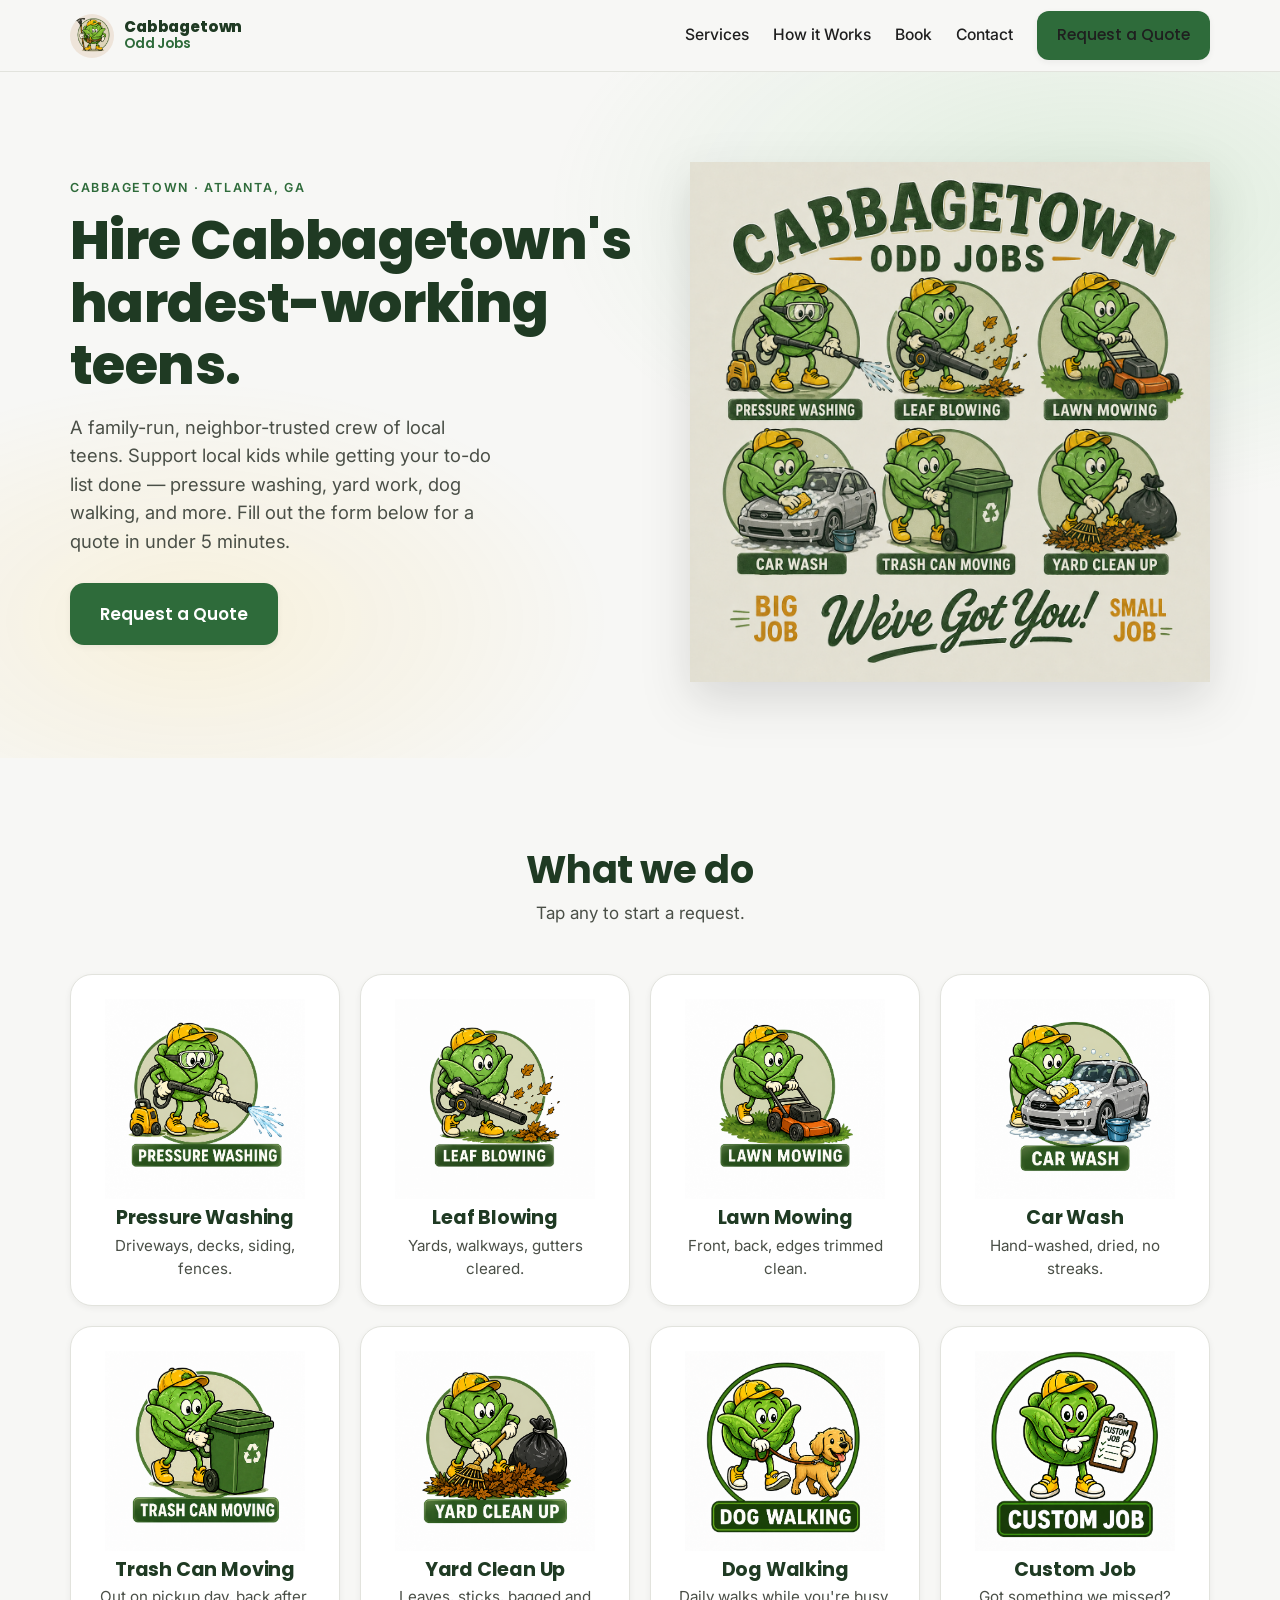
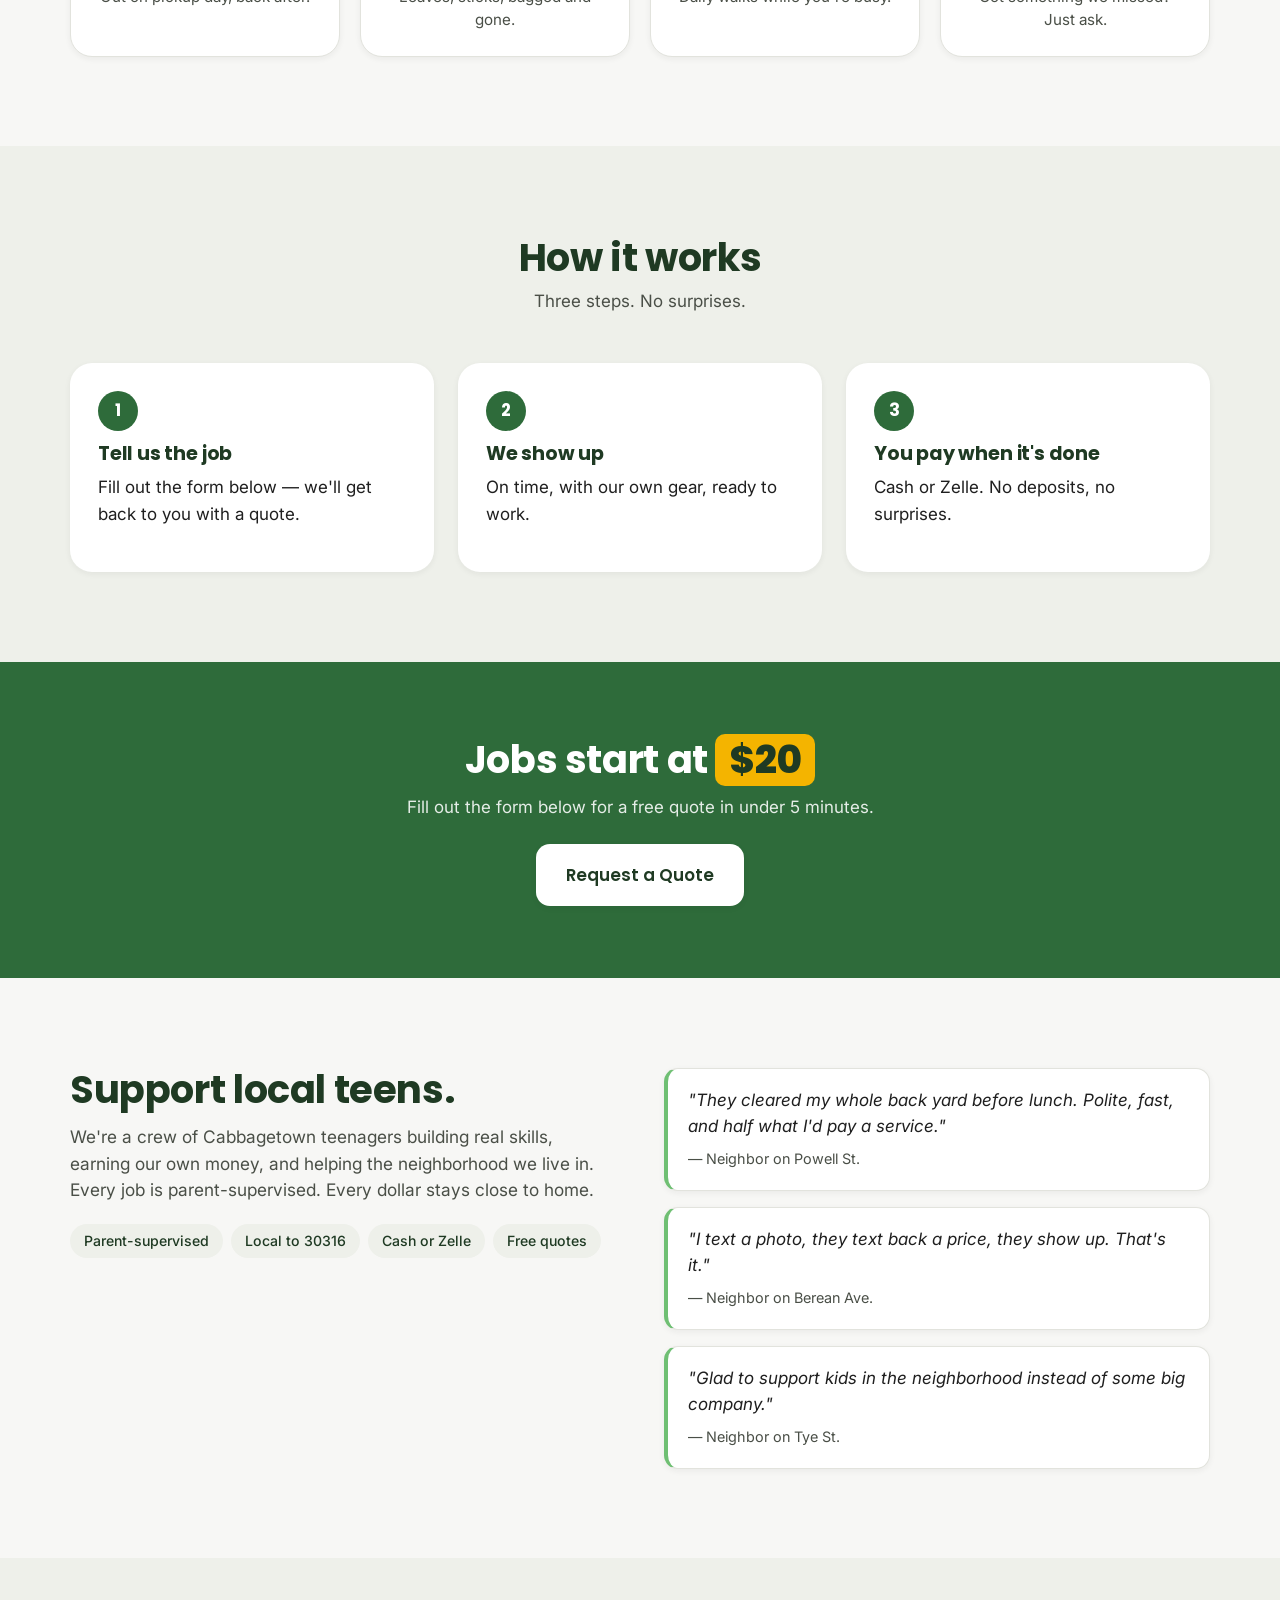
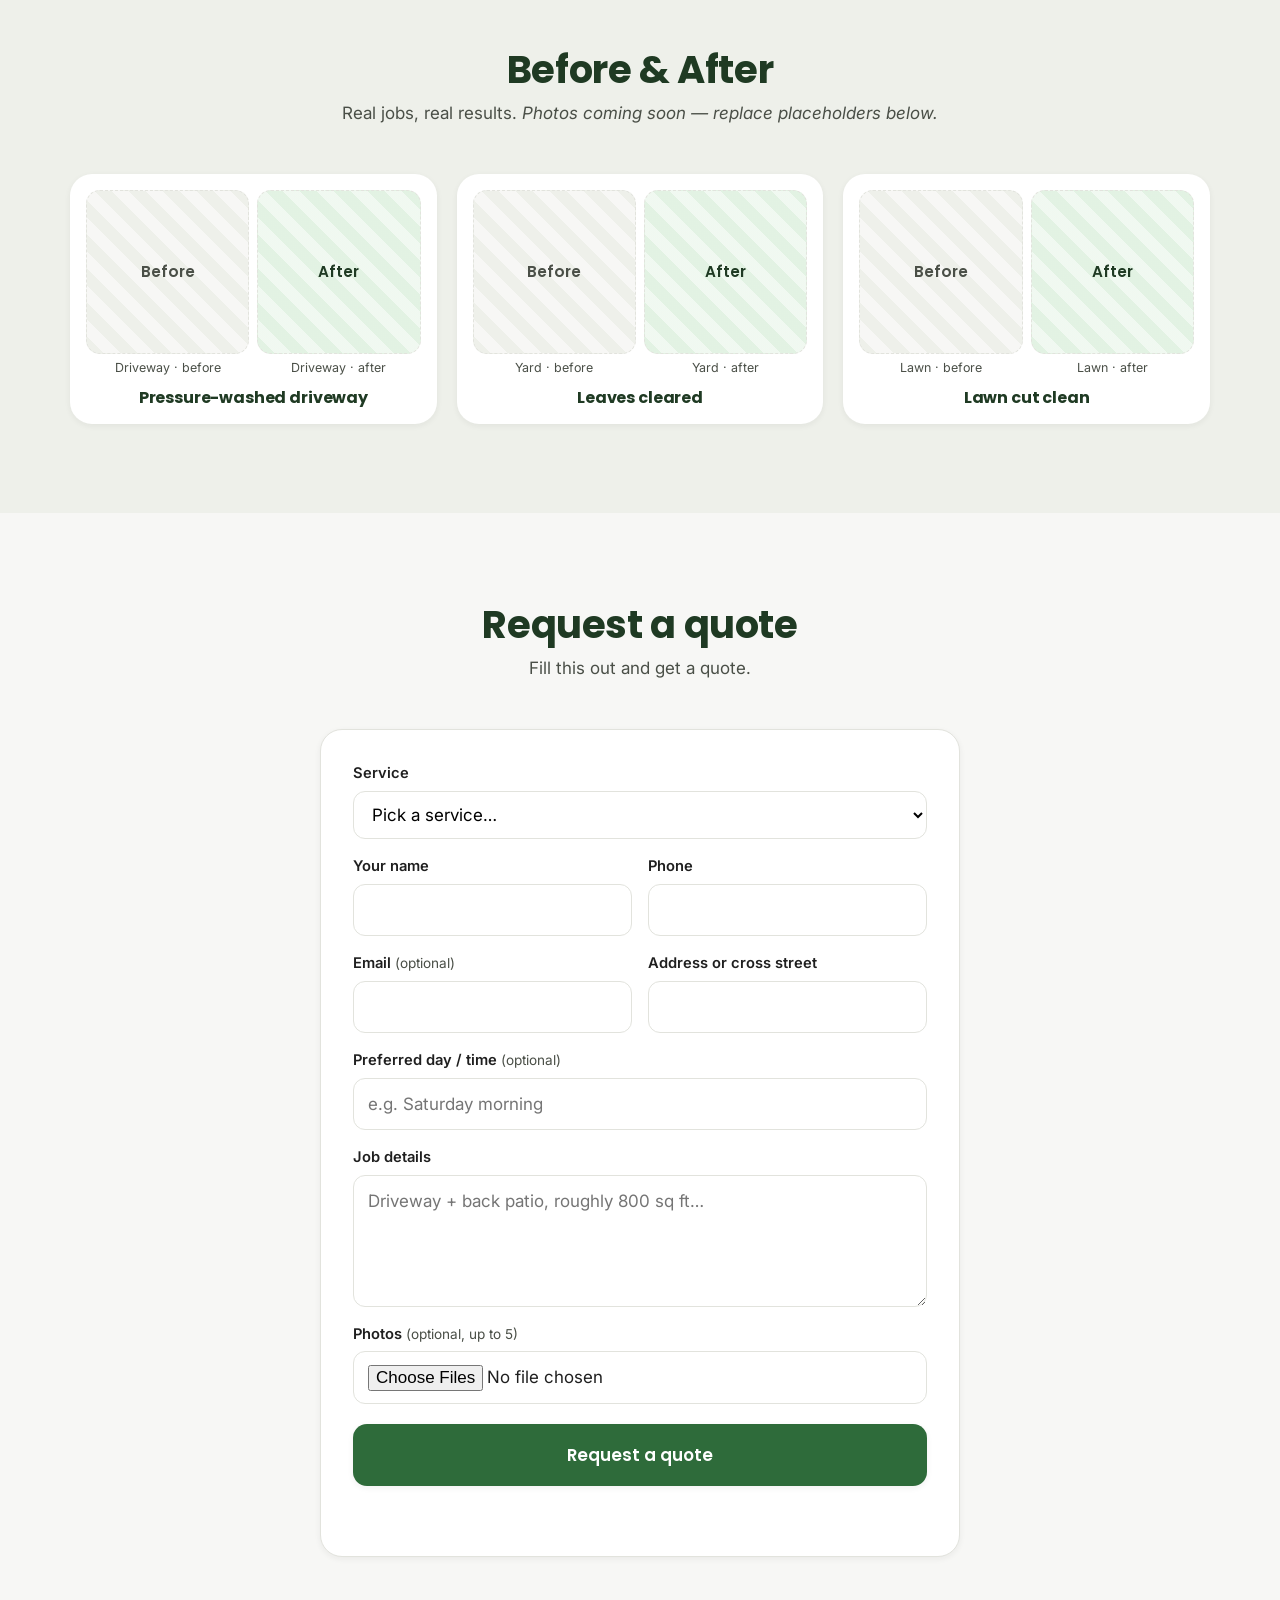
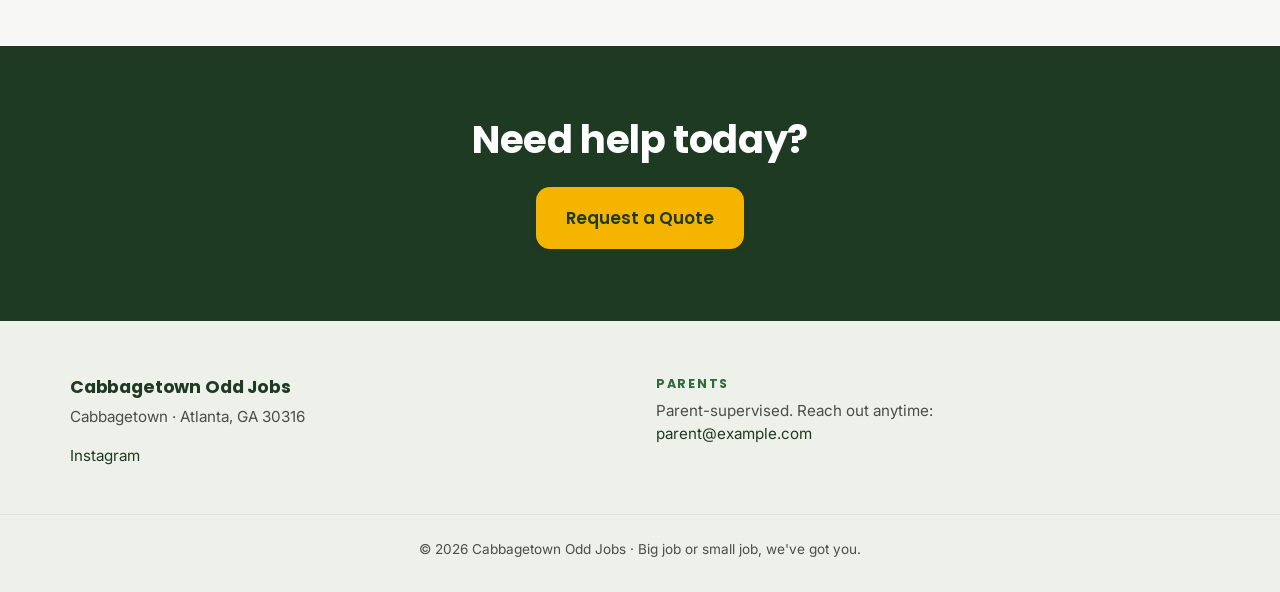
<file: index.html>
<!doctype html>
<html lang="en">
  <head>
    <meta charset="utf-8" />
    <meta name="viewport" content="width=device-width, initial-scale=1" />
    <title>Cabbagetown Odd Jobs — Hire Cabbagetown's hardest-working teens</title>
    <meta name="description" content="Big job or small job, we've got you. Pressure washing, leaf blowing, lawn mowing, car wash, trash can moving, yard clean up, dog walking, and more by local teens in Cabbagetown, Atlanta GA 30316." />
    <meta name="theme-color" content="#2E6B3A" />
    <meta property="og:title" content="Cabbagetown Odd Jobs" />
    <meta property="og:description" content="Big job or small job — we've got you. Local teens in Cabbagetown, Atlanta." />
    <meta property="og:image" content="images/jobs-1.png" />
    <meta property="og:type" content="website" />
    <link rel="icon" type="image/png" href="images/mascot-icon.png" />
    <link rel="preconnect" href="https://fonts.googleapis.com" />
    <link rel="preconnect" href="https://fonts.gstatic.com" crossorigin />
    <link href="https://fonts.googleapis.com/css2?family=Inter:wght@400;500;600&family=Poppins:wght@600;700;800&display=swap" rel="stylesheet" />
    <link rel="stylesheet" href="css/styles.css" />
  </head>
  <body>
    <a class="skip-link" href="#main">Skip to content</a>

    <!-- 1. Sticky header -->
    <header class="site-header" id="top">
      <div class="container site-header__inner">
        <a class="site-header__brand" href="#top" aria-label="Cabbagetown Odd Jobs home">
          <img src="images/mascot-icon.png" alt="" class="site-header__logo" width="48" height="48" />
          <span class="site-header__wordmark">Cabbagetown<br /><em>Odd Jobs</em></span>
        </a>
        <button class="site-header__toggle" type="button" aria-expanded="false" aria-controls="primary-nav" aria-label="Open menu">
          <span></span><span></span><span></span>
        </button>
        <nav class="site-nav" id="primary-nav" aria-label="Primary">
          <a href="#services">Services</a>
          <a href="#how-it-works">How it Works</a>
          <a href="#book">Book</a>
          <a href="#contact">Contact</a>
          <a class="btn btn--primary site-nav__cta" href="#book">Request a Quote</a>
        </nav>
      </div>
    </header>

    <main id="main">
      <!-- 2. Hero -->
      <section class="hero">
        <div class="container hero__inner">
          <div class="hero__copy">
            <p class="eyebrow">Cabbagetown · Atlanta, GA</p>
            <h1 class="hero__headline">Hire Cabbagetown's hardest-working teens.</h1>
            <p class="hero__sub">A family-run, neighbor-trusted crew of local teens. Support local kids while getting your to-do list done — pressure washing, yard work, dog walking, and more. Fill out the form below for a quote in under 5 minutes.</p>
            <div class="hero__ctas">
              <a class="btn btn--primary btn--lg" href="#book">Request a Quote</a>
            </div>
            <!-- <p class="hero__badge"><span class="dot"></span> Available this Saturday</p> -->
          </div>
          <div class="hero__art">
            <img src="images/jobs-1.png" alt="Cabbagetown Odd Jobs cabbage mascot in the center, surrounded by icons of the six services: pressure washing, leaf blowing, lawn mowing, car wash, trash can moving, and yard clean up" width="600" height="600" />
          </div>
        </div>
      </section>

      <!-- 3. Services grid -->
      <section class="services" id="services">
        <div class="container">
          <header class="section-head">
            <h2>What we do</h2>
            <p>Tap any to start a request.</p>
          </header>
          <ul class="services__grid" role="list">
            <li class="service-card">
              <a href="#book" data-service="Pressure Washing">
                <img src="images/service-pressure-washing.png" alt="" width="240" height="240" />
                <h3>Pressure Washing</h3>
                <p>Driveways, decks, siding, fences.</p>
              </a>
            </li>
            <li class="service-card">
              <a href="#book" data-service="Leaf Blowing">
                <img src="images/service-leaf-blowing.png" alt="" width="240" height="240" />
                <h3>Leaf Blowing</h3>
                <p>Yards, walkways, gutters cleared.</p>
              </a>
            </li>
            <li class="service-card">
              <a href="#book" data-service="Lawn Mowing">
                <img src="images/service-lawn-mowing.png" alt="" width="240" height="240" />
                <h3>Lawn Mowing</h3>
                <p>Front, back, edges trimmed clean.</p>
              </a>
            </li>
            <li class="service-card">
              <a href="#book" data-service="Car Wash">
                <img src="images/service-car-wash.png" alt="" width="240" height="240" />
                <h3>Car Wash</h3>
                <p>Hand-washed, dried, no streaks.</p>
              </a>
            </li>
            <li class="service-card">
              <a href="#book" data-service="Trash Can Moving">
                <img src="images/service-trash-can.png" alt="" width="240" height="240" />
                <h3>Trash Can Moving</h3>
                <p>Out on pickup day, back after.</p>
              </a>
            </li>
            <li class="service-card">
              <a href="#book" data-service="Yard Clean Up">
                <img src="images/service-yard-cleanup.png" alt="" width="240" height="240" />
                <h3>Yard Clean Up</h3>
                <p>Leaves, sticks, bagged and gone.</p>
              </a>
            </li>
            <li class="service-card">
              <a href="#book" data-service="Dog Walking">
                <img src="images/service-dog-walking.png" alt="" width="240" height="240" />
                <h3>Dog Walking</h3>
                <p>Daily walks while you're busy.</p>
              </a>
            </li>
            <li class="service-card">
              <a href="#book" data-service="Custom Job">
                <img src="images/custom-job.png" alt="" width="240" height="240" />
                <h3>Custom Job</h3>
                <p>Got something we missed? Just ask.</p>
              </a>
            </li>
          </ul>
        </div>
      </section>

      <!-- 4. How it works -->
      <section class="how" id="how-it-works">
        <div class="container">
          <header class="section-head">
            <h2>How it works</h2>
            <p>Three steps. No surprises.</p>
          </header>
          <ol class="how__steps" role="list">
            <li class="how__step">
              <span class="how__num">1</span>
              <h3>Tell us the job</h3>
              <p>Fill out the form below — we'll get back to you with a quote.</p>
            </li>
            <li class="how__step">
              <span class="how__num">2</span>
              <h3>We show up</h3>
              <p>On time, with our own gear, ready to work.</p>
            </li>
            <li class="how__step">
              <span class="how__num">3</span>
              <h3>You pay when it's done</h3>
              <p>Cash or Zelle. No deposits, no surprises.</p>
            </li>
          </ol>
        </div>
      </section>

      <!-- 5. Pricing -->
      <section class="pricing">
        <div class="container pricing__inner">
          <h2>Jobs start at <span class="pricing__amount">$20</span></h2>
          <p>Fill out the form below for a free quote in under 5 minutes.</p>
          <a class="btn btn--primary btn--lg" href="#book">Request a Quote</a>
        </div>
      </section>

      <!-- 6. Trust / Support Local Teens -->
      <section class="trust" id="trust">
        <div class="container trust__inner">
          <div class="trust__copy">
            <h2>Support local teens.</h2>
            <p>We're a crew of Cabbagetown teenagers building real skills, earning our own money, and helping the neighborhood we live in. Every job is parent-supervised. Every dollar stays close to home.</p>
            <ul class="trust__pills" role="list">
              <li>Parent-supervised</li>
              <li>Local to 30316</li>
              <li>Cash or Zelle</li>
              <li>Free quotes</li>
            </ul>
          </div>
          <ul class="trust__quotes" role="list">
            <!-- TODO: replace with real neighbor quotes once collected -->
            <li>
              <p>"They cleared my whole back yard before lunch. Polite, fast, and half what I'd pay a service."</p>
              <cite>— Neighbor on Powell St.</cite>
            </li>
            <li>
              <p>"I text a photo, they text back a price, they show up. That's it."</p>
              <cite>— Neighbor on Berean Ave.</cite>
            </li>
            <li>
              <p>"Glad to support kids in the neighborhood instead of some big company."</p>
              <cite>— Neighbor on Tye St.</cite>
            </li>
          </ul>
        </div>
      </section>

      <!-- 7. Before / After gallery -->
      <section class="gallery" id="gallery">
        <div class="container">
          <header class="section-head">
            <h2>Before &amp; After</h2>
            <p>Real jobs, real results. <em>Photos coming soon — replace placeholders below.</em></p>
          </header>
          <ul class="gallery__grid" role="list">
            <li class="ba-card">
              <div class="ba-card__pair">
                <figure><div class="ba-placeholder">Before</div><figcaption>Driveway · before</figcaption></figure>
                <figure><div class="ba-placeholder ba-placeholder--after">After</div><figcaption>Driveway · after</figcaption></figure>
              </div>
              <h3>Pressure-washed driveway</h3>
            </li>
            <li class="ba-card">
              <div class="ba-card__pair">
                <figure><div class="ba-placeholder">Before</div><figcaption>Yard · before</figcaption></figure>
                <figure><div class="ba-placeholder ba-placeholder--after">After</div><figcaption>Yard · after</figcaption></figure>
              </div>
              <h3>Leaves cleared</h3>
            </li>
            <li class="ba-card">
              <div class="ba-card__pair">
                <figure><div class="ba-placeholder">Before</div><figcaption>Lawn · before</figcaption></figure>
                <figure><div class="ba-placeholder ba-placeholder--after">After</div><figcaption>Lawn · after</figcaption></figure>
              </div>
              <h3>Lawn cut clean</h3>
            </li>
          </ul>
        </div>
      </section>

      <!-- 8. Request a quote -->
      <section class="book" id="book">
        <div class="container">
          <header class="section-head">
            <h2>Request a quote</h2>
            <p>Fill this out and get a quote.</p>
          </header>

          <form class="quote-form" id="quote-form" novalidate>
            <div class="quote-form__row">
              <label for="qf-service">Service</label>
              <select id="qf-service" name="service" required>
                <option value="" disabled selected>Pick a service…</option>
                <option>Pressure Washing</option>
                <option>Leaf Blowing</option>
                <option>Lawn Mowing</option>
                <option>Car Wash</option>
                <option>Trash Can Moving</option>
                <option>Yard Clean Up</option>
                <option>Dog Walking</option>
                <option>Custom Job</option>
              </select>
            </div>

            <div class="quote-form__grid">
              <div class="quote-form__row">
                <label for="qf-name">Your name</label>
                <input id="qf-name" name="name" type="text" required autocomplete="name" />
              </div>
              <div class="quote-form__row">
                <label for="qf-phone">Phone</label>
                <input id="qf-phone" name="phone" type="tel" required autocomplete="tel" inputmode="tel" />
              </div>
              <div class="quote-form__row">
                <label for="qf-email">Email <span class="quote-form__hint">(optional)</span></label>
                <input id="qf-email" name="email" type="email" autocomplete="email" />
              </div>
              <div class="quote-form__row">
                <label for="qf-address">Address or cross street</label>
                <input id="qf-address" name="address" type="text" required autocomplete="street-address" />
              </div>
            </div>

            <div class="quote-form__row">
              <label for="qf-when">Preferred day / time <span class="quote-form__hint">(optional)</span></label>
              <input id="qf-when" name="when" type="text" placeholder="e.g. Saturday morning" />
            </div>

            <div class="quote-form__row">
              <label for="qf-notes">Job details</label>
              <textarea id="qf-notes" name="notes" rows="4" required placeholder="Driveway + back patio, roughly 800 sq ft…"></textarea>
            </div>

            <div class="quote-form__row">
              <label for="qf-images">Photos <span class="quote-form__hint">(optional, up to 5)</span></label>
              <input id="qf-images" name="images" type="file" accept="image/*" multiple />
            </div>

            <div class="quote-form__honeypot" aria-hidden="true">
              <label>Leave this empty <input type="text" name="hp" tabindex="-1" autocomplete="off" /></label>
            </div>

            <button class="btn btn--primary btn--lg quote-form__submit" type="submit">Request a quote</button>

            <p class="quote-form__status" id="qf-status" role="status" aria-live="polite"></p>
          </form>
        </div>
      </section>

      <!-- 9. Repeat CTA bar -->
      <section class="cta-bar">
        <div class="container cta-bar__inner">
          <h2>Need help today?</h2>
          <div class="cta-bar__buttons">
            <a class="btn btn--primary btn--lg" href="#book">Request a Quote</a>
          </div>
        </div>
      </section>
    </main>

    <!-- 10. Footer -->
    <footer class="site-footer" id="contact">
      <div class="container site-footer__inner">
        <div class="site-footer__col">
          <h3>Cabbagetown Odd Jobs</h3>
          <p>Cabbagetown · Atlanta, GA 30316</p>
          <p><a href="https://instagram.com/" rel="noopener">Instagram</a></p>
        </div>
        <div class="site-footer__col">
          <h4>Parents</h4>
          <p>Parent-supervised. Reach out anytime:<br /><a href="mailto:parent@example.com">parent@example.com</a></p>
        </div>
      </div>
      <p class="site-footer__copy">© <span id="year"></span> Cabbagetown Odd Jobs · Big job or small job, we've got you.</p>
    </footer>

    <script src="js/main.js" defer></script>
  </body>
</html>
</file>
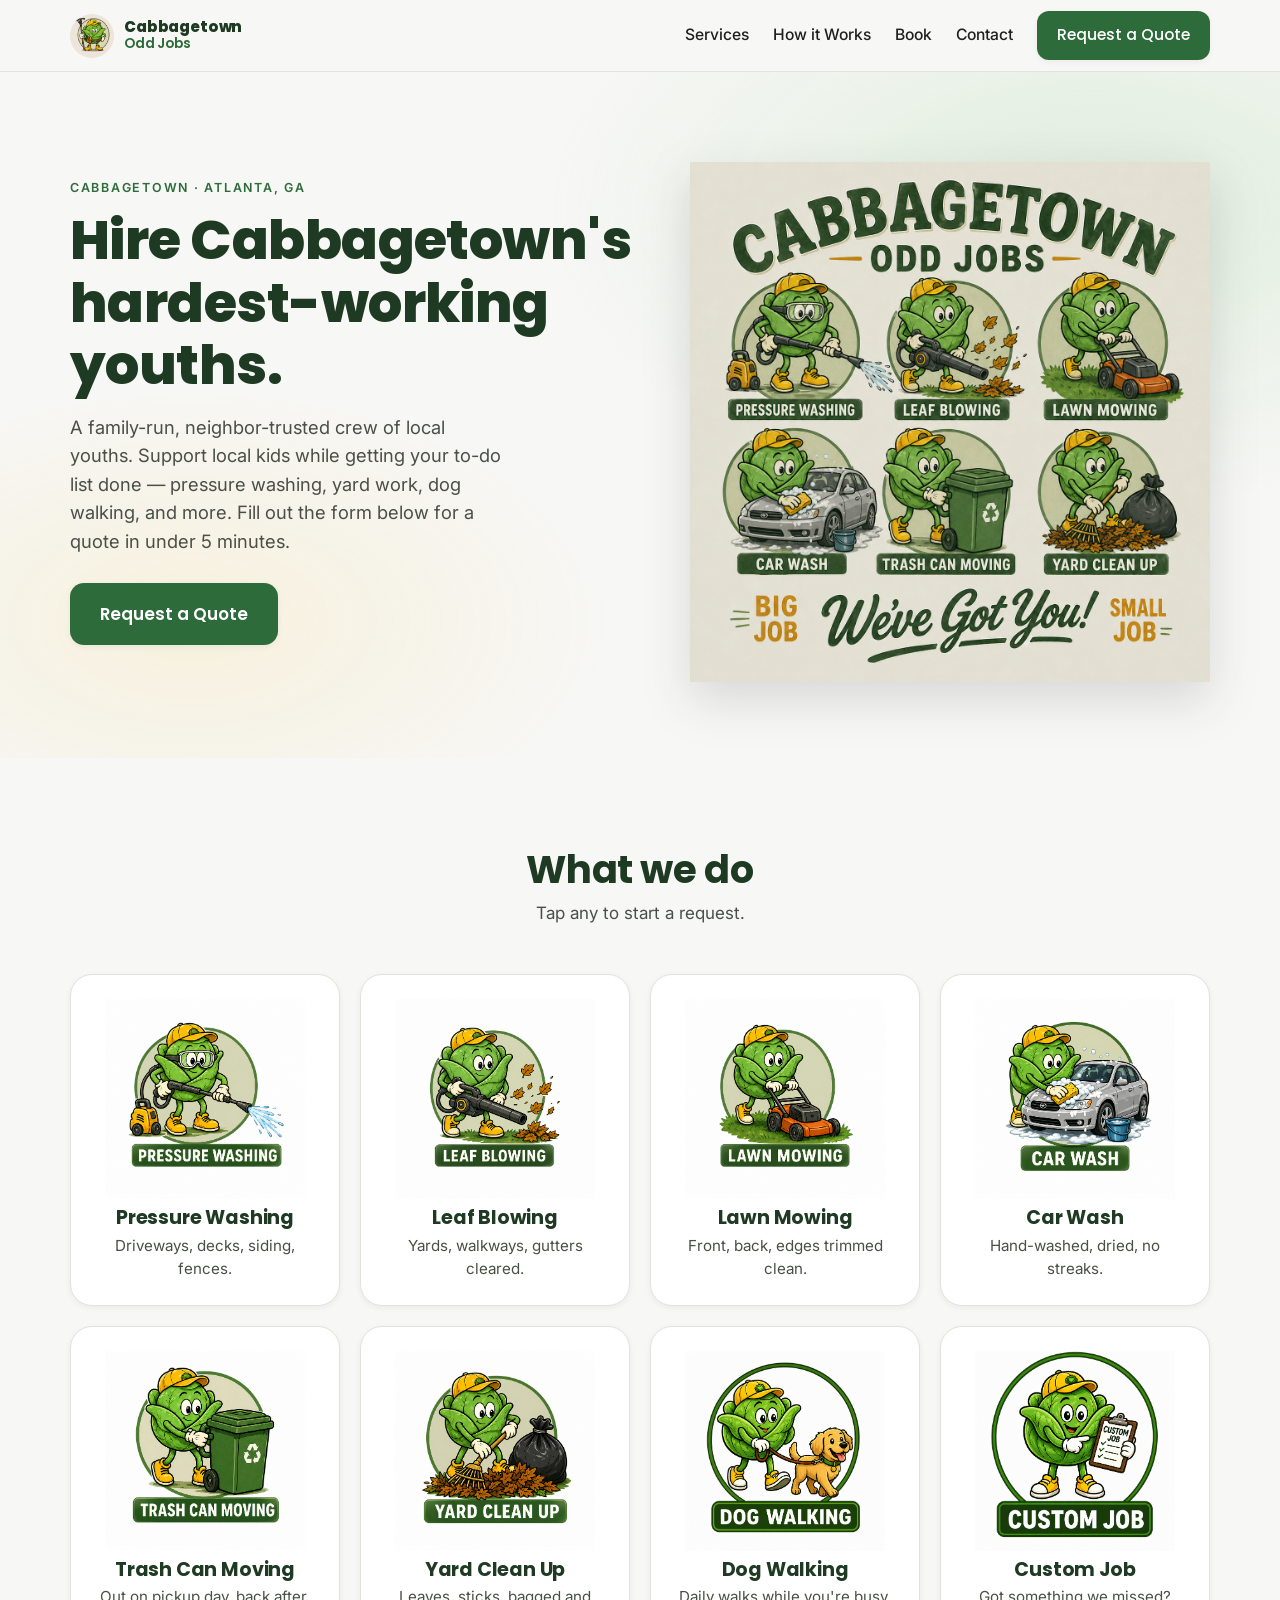
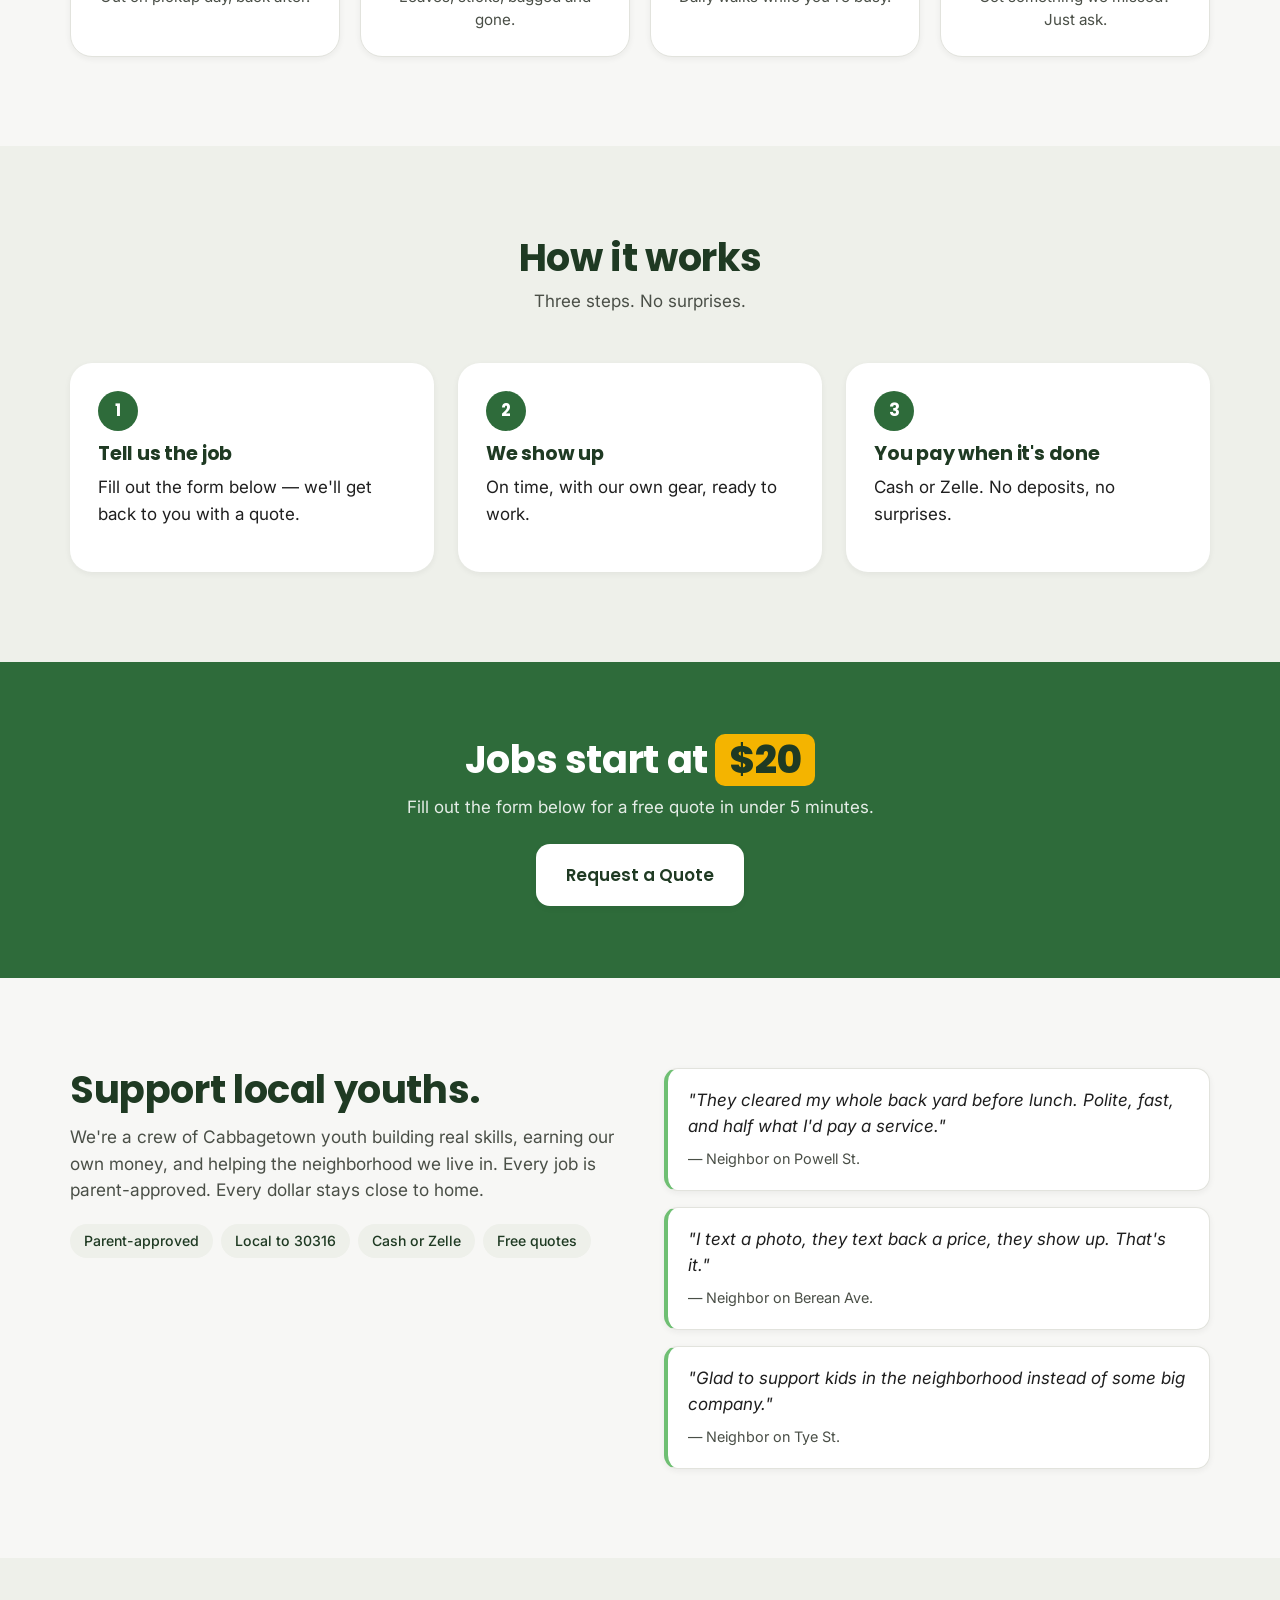
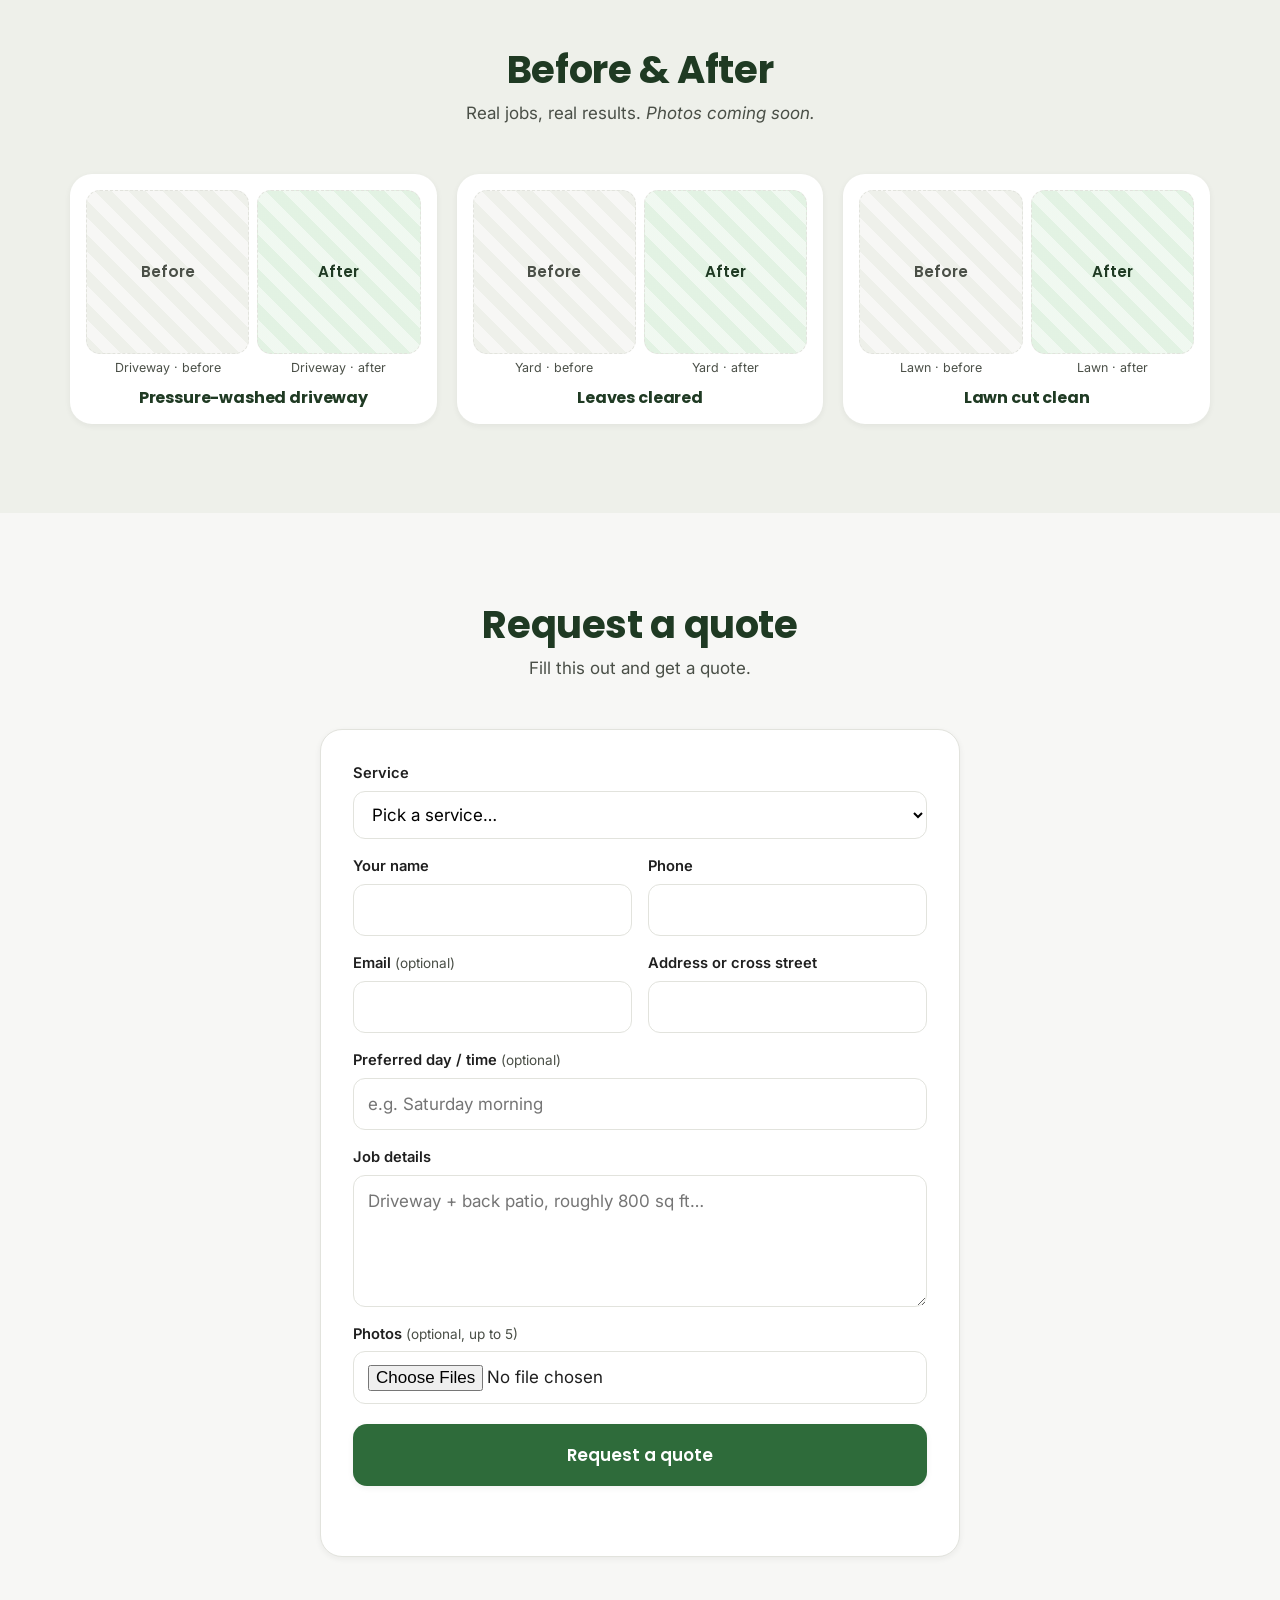
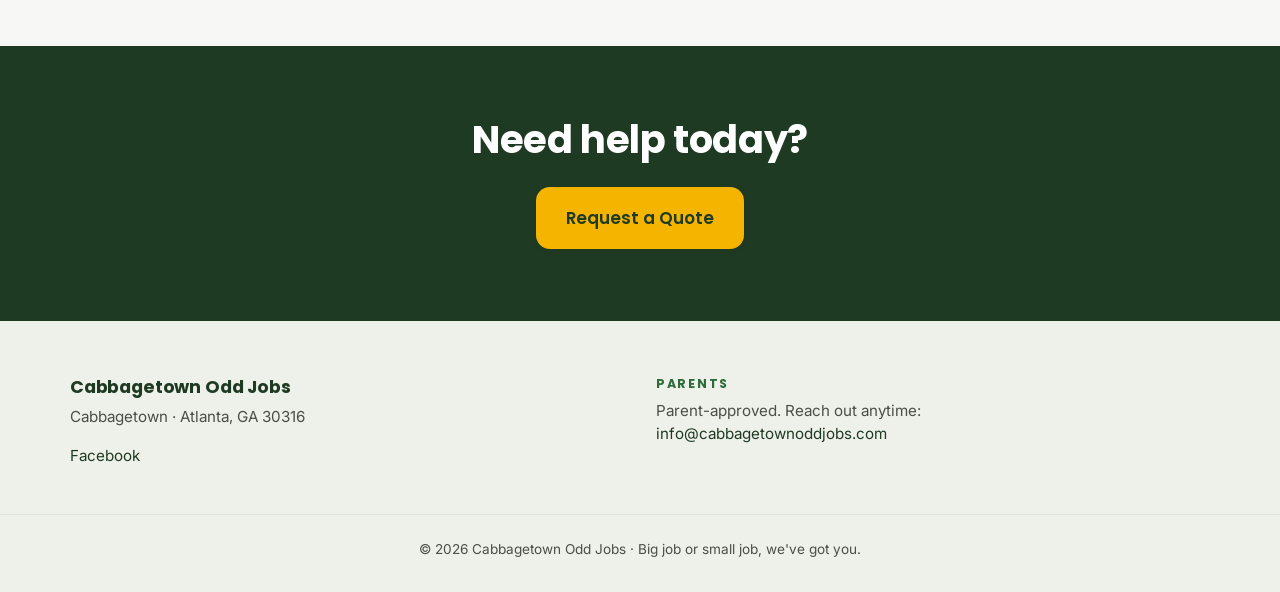
<file: public_html/index.html>
<!doctype html>
<html lang="en">

<head>
  <meta charset="utf-8" />
  <meta name="viewport" content="width=device-width, initial-scale=1" />
  <title>Cabbagetown Odd Jobs — Hire Cabbagetown's hardest-working youths</title>
  <meta name="description"
    content="Big job or small job, we've got you. Pressure washing, leaf blowing, lawn mowing, car wash, trash can moving, yard clean up, dog walking, and more by local youths in Cabbagetown, Atlanta GA 30316." />
  <meta name="theme-color" content="#2E6B3A" />
  <meta property="og:title" content="Cabbagetown Odd Jobs" />
  <meta property="og:description"
    content="Big job or small job — we've got you. Local youths in Cabbagetown, Atlanta." />
  <meta property="og:image" content="images/jobs-1.png" />
  <meta property="og:type" content="website" />
  <link rel="icon" type="image/png" href="images/mascot-icon.png" />
  <link rel="preconnect" href="https://fonts.googleapis.com" />
  <link rel="preconnect" href="https://fonts.gstatic.com" crossorigin />
  <link
    href="https://fonts.googleapis.com/css2?family=Inter:wght@400;500;600&family=Poppins:wght@600;700;800&display=swap"
    rel="stylesheet" />
  <link rel="stylesheet" href="css/styles.css" />

  <!-- Facebook pixel-->
  <!-- Meta Pixel Code -->
  <script>
    !function (f, b, e, v, n, t, s) {
      if (f.fbq) return; n = f.fbq = function () {
        n.callMethod ?
        n.callMethod.apply(n, arguments) : n.queue.push(arguments)
      };
      if (!f._fbq) f._fbq = n; n.push = n; n.loaded = !0; n.version = '2.0';
      n.queue = []; t = b.createElement(e); t.async = !0;
      t.src = v; s = b.getElementsByTagName(e)[0];
      s.parentNode.insertBefore(t, s)
    }(window, document, 'script',
      'https://connect.facebook.net/en_US/fbevents.js');
    fbq('init', '3003887503149366');
    fbq('track', 'PageView');
  </script>
  <noscript><img height="1" width="1" style="display:none"
      src="https://www.facebook.com/tr?id=3003887503149366&ev=PageView&noscript=1" /></noscript>
  <!-- End Meta Pixel Code -->
</head>

<body>
  <a class="skip-link" href="#main">Skip to content</a>

  <!-- 1. Sticky header -->
  <header class="site-header" id="top">
    <div class="container site-header__inner">
      <a class="site-header__brand" href="#top" aria-label="Cabbagetown Odd Jobs home">
        <img src="images/mascot-icon.png" alt="" class="site-header__logo" width="48" height="48" />
        <span class="site-header__wordmark">Cabbagetown<br /><em>Odd Jobs</em></span>
      </a>
      <button class="site-header__toggle" type="button" aria-expanded="false" aria-controls="primary-nav"
        aria-label="Open menu">
        <span></span><span></span><span></span>
      </button>
      <nav class="site-nav" id="primary-nav" aria-label="Primary">
        <a href="#services">Services</a>
        <a href="#how-it-works">How it Works</a>
        <a href="#book">Book</a>
        <a href="#contact">Contact</a>
        <a class="btn btn--primary site-nav__cta" href="#book">Request a Quote</a>
      </nav>
    </div>
  </header>

  <main id="main">
    <!-- 2. Hero -->
    <section class="hero">
      <div class="container hero__inner">
        <div class="hero__copy">
          <p class="eyebrow">Cabbagetown · Atlanta, GA</p>
          <h1 class="hero__headline">Hire Cabbagetown's hardest-working youths.</h1>
          <p class="hero__sub">A family-run, neighbor-trusted crew of local youths. Support local kids while getting your
            to-do list done — pressure washing, yard work, dog walking, and more. Fill out the form below for a quote in
            under 5 minutes.</p>
          <div class="hero__ctas">
            <a class="btn btn--primary btn--lg" href="#book">Request a Quote</a>
          </div>
          <!-- <p class="hero__badge"><span class="dot"></span> Available this Saturday</p> -->
        </div>
        <div class="hero__art">
          <img src="images/jobs-1.png"
            alt="Cabbagetown Odd Jobs cabbage mascot in the center, surrounded by icons of the six services: pressure washing, leaf blowing, lawn mowing, car wash, trash can moving, and yard clean up"
            width="600" height="600" />
        </div>
      </div>
    </section>

    <!-- 3. Services grid -->
    <section class="services" id="services">
      <div class="container">
        <header class="section-head">
          <h2>What we do</h2>
          <p>Tap any to start a request.</p>
        </header>
        <ul class="services__grid" role="list">
          <li class="service-card">
            <a href="#book" data-service="Pressure Washing">
              <img src="images/service-pressure-washing.png" alt="" width="240" height="240" />
              <h3>Pressure Washing</h3>
              <p>Driveways, decks, siding, fences.</p>
            </a>
          </li>
          <li class="service-card">
            <a href="#book" data-service="Leaf Blowing">
              <img src="images/service-leaf-blowing.png" alt="" width="240" height="240" />
              <h3>Leaf Blowing</h3>
              <p>Yards, walkways, gutters cleared.</p>
            </a>
          </li>
          <li class="service-card">
            <a href="#book" data-service="Lawn Mowing">
              <img src="images/service-lawn-mowing.png" alt="" width="240" height="240" />
              <h3>Lawn Mowing</h3>
              <p>Front, back, edges trimmed clean.</p>
            </a>
          </li>
          <li class="service-card">
            <a href="#book" data-service="Car Wash">
              <img src="images/service-car-wash.png" alt="" width="240" height="240" />
              <h3>Car Wash</h3>
              <p>Hand-washed, dried, no streaks.</p>
            </a>
          </li>
          <li class="service-card">
            <a href="#book" data-service="Trash Can Moving">
              <img src="images/service-trash-can.png" alt="" width="240" height="240" />
              <h3>Trash Can Moving</h3>
              <p>Out on pickup day, back after.</p>
            </a>
          </li>
          <li class="service-card">
            <a href="#book" data-service="Yard Clean Up">
              <img src="images/service-yard-cleanup.png" alt="" width="240" height="240" />
              <h3>Yard Clean Up</h3>
              <p>Leaves, sticks, bagged and gone.</p>
            </a>
          </li>
          <li class="service-card">
            <a href="#book" data-service="Dog Walking">
              <img src="images/service-dog-walking.png" alt="" width="240" height="240" />
              <h3>Dog Walking</h3>
              <p>Daily walks while you're busy.</p>
            </a>
          </li>
          <li class="service-card">
            <a href="#book" data-service="Custom Job">
              <img src="images/custom-job.png" alt="" width="240" height="240" />
              <h3>Custom Job</h3>
              <p>Got something we missed? Just ask.</p>
            </a>
          </li>
        </ul>
      </div>
    </section>

    <!-- 4. How it works -->
    <section class="how" id="how-it-works">
      <div class="container">
        <header class="section-head">
          <h2>How it works</h2>
          <p>Three steps. No surprises.</p>
        </header>
        <ol class="how__steps" role="list">
          <li class="how__step">
            <span class="how__num">1</span>
            <h3>Tell us the job</h3>
            <p>Fill out the form below — we'll get back to you with a quote.</p>
          </li>
          <li class="how__step">
            <span class="how__num">2</span>
            <h3>We show up</h3>
            <p>On time, with our own gear, ready to work.</p>
          </li>
          <li class="how__step">
            <span class="how__num">3</span>
            <h3>You pay when it's done</h3>
            <p>Cash or Zelle. No deposits, no surprises.</p>
          </li>
        </ol>
      </div>
    </section>

    <!-- 5. Pricing -->
    <section class="pricing">
      <div class="container pricing__inner">
        <h2>Jobs start at <span class="pricing__amount">$20</span></h2>
        <p>Fill out the form below for a free quote in under 5 minutes.</p>
        <a class="btn btn--primary btn--lg" href="#book">Request a Quote</a>
      </div>
    </section>

    <!-- 6. Trust / Support Local youths -->
    <section class="trust" id="trust">
      <div class="container trust__inner">
        <div class="trust__copy">
          <h2>Support local youths.</h2>
          <p>We're a crew of Cabbagetown youth building real skills, earning our own money, and helping the
            neighborhood we live in. Every job is parent-approved. Every dollar stays close to home.</p>
          <ul class="trust__pills" role="list">
            <li>Parent-approved</li>
            <li>Local to 30316</li>
            <li>Cash or Zelle</li>
            <li>Free quotes</li>
          </ul>
        </div>
        <ul class="trust__quotes" role="list">
          <!-- TODO: replace with real neighbor quotes once collected -->
          <li>
            <p>"They cleared my whole back yard before lunch. Polite, fast, and half what I'd pay a service."</p>
            <cite>— Neighbor on Powell St.</cite>
          </li>
          <li>
            <p>"I text a photo, they text back a price, they show up. That's it."</p>
            <cite>— Neighbor on Berean Ave.</cite>
          </li>
          <li>
            <p>"Glad to support kids in the neighborhood instead of some big company."</p>
            <cite>— Neighbor on Tye St.</cite>
          </li>
        </ul>
      </div>
    </section>

    <!-- 7. Before / After gallery -->
    <section class="gallery" id="gallery">
      <div class="container">
        <header class="section-head">
          <h2>Before &amp; After</h2>
          <p>Real jobs, real results. <em>Photos coming soon.</em></p>
        </header>
        <ul class="gallery__grid" role="list">
          <li class="ba-card">
            <div class="ba-card__pair">
              <figure>
                <div class="ba-placeholder">Before</div>
                <figcaption>Driveway · before</figcaption>
              </figure>
              <figure>
                <div class="ba-placeholder ba-placeholder--after">After</div>
                <figcaption>Driveway · after</figcaption>
              </figure>
            </div>
            <h3>Pressure-washed driveway</h3>
          </li>
          <li class="ba-card">
            <div class="ba-card__pair">
              <figure>
                <div class="ba-placeholder">Before</div>
                <figcaption>Yard · before</figcaption>
              </figure>
              <figure>
                <div class="ba-placeholder ba-placeholder--after">After</div>
                <figcaption>Yard · after</figcaption>
              </figure>
            </div>
            <h3>Leaves cleared</h3>
          </li>
          <li class="ba-card">
            <div class="ba-card__pair">
              <figure>
                <div class="ba-placeholder">Before</div>
                <figcaption>Lawn · before</figcaption>
              </figure>
              <figure>
                <div class="ba-placeholder ba-placeholder--after">After</div>
                <figcaption>Lawn · after</figcaption>
              </figure>
            </div>
            <h3>Lawn cut clean</h3>
          </li>
        </ul>
      </div>
    </section>

    <!-- 8. Request a quote -->
    <section class="book" id="book">
      <div class="container">
        <header class="section-head">
          <h2>Request a quote</h2>
          <p>Fill this out and get a quote.</p>
        </header>

        <form class="quote-form" id="quote-form" novalidate>
          <div class="quote-form__row">
            <label for="qf-service">Service</label>
            <select id="qf-service" name="service" required>
              <option value="" disabled selected>Pick a service…</option>
              <option>Pressure Washing</option>
              <option>Leaf Blowing</option>
              <option>Lawn Mowing</option>
              <option>Car Wash</option>
              <option>Trash Can Moving</option>
              <option>Yard Clean Up</option>
              <option>Dog Walking</option>
              <option>Custom Job</option>
            </select>
          </div>

          <div class="quote-form__grid">
            <div class="quote-form__row">
              <label for="qf-name">Your name</label>
              <input id="qf-name" name="name" type="text" required autocomplete="name" />
            </div>
            <div class="quote-form__row">
              <label for="qf-phone">Phone</label>
              <input id="qf-phone" name="phone" type="tel" required autocomplete="tel" inputmode="tel" />
            </div>
            <div class="quote-form__row">
              <label for="qf-email">Email <span class="quote-form__hint">(optional)</span></label>
              <input id="qf-email" name="email" type="email" autocomplete="email" />
            </div>
            <div class="quote-form__row">
              <label for="qf-address">Address or cross street</label>
              <input id="qf-address" name="address" type="text" required autocomplete="street-address" />
            </div>
          </div>

          <div class="quote-form__row">
            <label for="qf-when">Preferred day / time <span class="quote-form__hint">(optional)</span></label>
            <input id="qf-when" name="when" type="text" placeholder="e.g. Saturday morning" />
          </div>

          <div class="quote-form__row">
            <label for="qf-notes">Job details</label>
            <textarea id="qf-notes" name="notes" rows="4" required
              placeholder="Driveway + back patio, roughly 800 sq ft…"></textarea>
          </div>

          <div class="quote-form__row">
            <label for="qf-images">Photos <span class="quote-form__hint">(optional, up to 5)</span></label>
            <input id="qf-images" name="images" type="file" accept="image/*" multiple />
          </div>

          <div class="quote-form__honeypot" aria-hidden="true">
            <label>Leave this empty <input type="text" name="hp" tabindex="-1" autocomplete="off" /></label>
          </div>

          <button class="btn btn--primary btn--lg quote-form__submit" type="submit">Request a quote</button>

          <p class="quote-form__status" id="qf-status" role="status" aria-live="polite"></p>
        </form>
      </div>
    </section>

    <!-- 9. Repeat CTA bar -->
    <section class="cta-bar">
      <div class="container cta-bar__inner">
        <h2>Need help today?</h2>
        <div class="cta-bar__buttons">
          <a class="btn btn--primary btn--lg" href="#book">Request a Quote</a>
        </div>
      </div>
    </section>
  </main>

  <!-- 10. Footer -->
  <footer class="site-footer" id="contact">
    <div class="container site-footer__inner">
      <div class="site-footer__col">
        <h3>Cabbagetown Odd Jobs</h3>
        <p>Cabbagetown · Atlanta, GA 30316</p>
        <p><a href="https://www.facebook.com/profile.php?id=61588708027985" rel="noopener">Facebook</a></p>
      </div>
      <div class="site-footer__col">
        <h4>Parents</h4>
        <p>Parent-approved. Reach out anytime:<br /><a
            href="mailto:info@cabbagetownoddjobs.com">info@cabbagetownoddjobs.com</a></p>
      </div>
    </div>
    <p class="site-footer__copy">© <span id="year"></span> Cabbagetown Odd Jobs · Big job or small job, we've got you.
    </p>
  </footer>

  <script src="js/main.js" defer></script>
</body>

</html>
</file>
<file: css/styles.css>
/* ================================================================
   Cabbagetown Odd Jobs — styles
   1. Tokens
   2. Reset / base
   3. Layout primitives (container, section-head, btn)
   4. Header + nav
   5. Hero
   6. Services grid
   7. How it works
   8. Pricing
   9. Trust
  10. Before/After gallery
  11. Book / Cal.com embed
  12. CTA bar
  13. Footer
  14. Mobile sticky bar
  15. Responsive breakpoints
  ================================================================ */

/* 1. Tokens ------------------------------------------------------ */
:root {
  --green: #2e6b3a;
  --green-2: #6fbf73;
  --green-ink: #1f3a23;
  --yellow: #f4b400;
  --bg: #f7f7f5;
  --bg-2: #eef0ea;
  --ink: #1f1f1f;
  --ink-2: #4a4f47;
  --line: #e2e3dd;
  --white: #ffffff;
  --shadow-sm: 0 2px 6px rgba(31, 31, 31, 0.06);
  --shadow-md: 0 8px 24px rgba(31, 31, 31, 0.08);
  --shadow-lg: 0 18px 40px rgba(31, 31, 31, 0.12);
  --radius: 14px;
  --radius-lg: 22px;
  --space: 8px;

  --font-head: "Poppins", system-ui, -apple-system, "Segoe UI", sans-serif;
  --font-body: "Inter", system-ui, -apple-system, "Segoe UI", sans-serif;

  --header-h: 72px;
}

/* 2. Reset / base ----------------------------------------------- */
*, *::before, *::after { box-sizing: border-box; }
html { scroll-behavior: smooth; scroll-padding-top: var(--header-h); }
body {
  margin: 0;
  font-family: var(--font-body);
  font-size: 17px;
  line-height: 1.55;
  color: var(--ink);
  background: var(--bg);
  -webkit-font-smoothing: antialiased;
  text-rendering: optimizeLegibility;
}
img { max-width: 100%; height: auto; display: block; }
a { color: var(--green); }
a:hover { color: var(--green-ink); }
h1, h2, h3, h4 {
  font-family: var(--font-head);
  color: var(--green-ink);
  margin: 0 0 0.5em;
  line-height: 1.15;
  letter-spacing: -0.01em;
}
h1 { font-size: clamp(2.2rem, 5vw, 3.4rem); font-weight: 800; }
h2 { font-size: clamp(1.7rem, 3.4vw, 2.4rem); font-weight: 700; }
h3 { font-size: 1.2rem; font-weight: 700; }
p { margin: 0 0 1em; }
ul, ol { padding: 0; margin: 0; list-style: none; }

.skip-link {
  position: absolute; left: -9999px; top: 0;
  background: var(--green); color: var(--white);
  padding: 8px 12px; z-index: 1000;
}
.skip-link:focus { left: 12px; top: 12px; }

::selection { background: var(--green-2); color: var(--green-ink); }

/* 3. Layout primitives ----------------------------------------- */
.container {
  width: min(1140px, 100% - 32px);
  margin-inline: auto;
}

.section-head {
  text-align: center;
  margin-bottom: 48px;
  max-width: 640px;
  margin-inline: auto;
}
.section-head h2 { margin-bottom: 8px; }
.section-head p { color: var(--ink-2); margin: 0; }

.eyebrow {
  text-transform: uppercase;
  letter-spacing: 0.14em;
  font-size: 0.78rem;
  font-weight: 600;
  color: var(--green);
  margin: 0 0 12px;
}

.btn {
  display: inline-flex;
  align-items: center;
  justify-content: center;
  gap: 8px;
  padding: 12px 20px;
  font-family: var(--font-head);
  font-weight: 600;
  font-size: 0.98rem;
  text-decoration: none;
  border: 2px solid transparent;
  border-radius: 12px;
  cursor: pointer;
  transition: transform 0.12s ease, box-shadow 0.12s ease, background 0.12s ease;
  white-space: nowrap;
}
.btn--lg { padding: 16px 28px; font-size: 1.05rem; border-radius: 14px; }
.btn--primary {
  background: var(--green);
  color: var(--white);
  box-shadow: var(--shadow-sm);
}
.btn--primary:hover { background: var(--green-ink); color: var(--white); transform: translateY(-1px); box-shadow: var(--shadow-md); }
.btn--secondary {
  background: var(--white);
  color: var(--green-ink);
  border-color: var(--green);
}
.btn--secondary:hover { background: var(--bg-2); transform: translateY(-1px); }
.btn:focus-visible { outline: 3px solid var(--yellow); outline-offset: 2px; }

/* 4. Header + nav ----------------------------------------------- */
.site-header {
  position: sticky;
  top: 0;
  z-index: 50;
  background: rgba(247, 247, 245, 0.92);
  backdrop-filter: saturate(140%) blur(8px);
  -webkit-backdrop-filter: saturate(140%) blur(8px);
  border-bottom: 1px solid var(--line);
  height: var(--header-h);
  display: flex;
  align-items: center;
}
.site-header__inner {
  display: flex;
  align-items: center;
  justify-content: space-between;
  gap: 16px;
}
.site-header__brand {
  display: inline-flex;
  align-items: center;
  gap: 10px;
  text-decoration: none;
  color: var(--green-ink);
}
.site-header__logo {
  width: 44px; height: 44px;
  border-radius: 50%;
  background: var(--bg-2);
  object-fit: cover;
}
.site-header__wordmark {
  font-family: var(--font-head);
  font-weight: 800;
  font-size: 0.95rem;
  line-height: 1.05;
  letter-spacing: -0.01em;
}
.site-header__wordmark em {
  font-style: normal;
  font-weight: 600;
  color: var(--green);
  font-size: 0.85rem;
}
.site-header__toggle {
  display: none;
  background: none;
  border: 0;
  padding: 8px;
  cursor: pointer;
}
.site-header__toggle span {
  display: block;
  width: 24px; height: 2.5px;
  background: var(--green-ink);
  margin: 5px 0;
  border-radius: 2px;
  transition: transform 0.2s ease, opacity 0.2s ease;
}
.site-header__toggle[aria-expanded="true"] span:nth-child(1) { transform: translateY(7.5px) rotate(45deg); }
.site-header__toggle[aria-expanded="true"] span:nth-child(2) { opacity: 0; }
.site-header__toggle[aria-expanded="true"] span:nth-child(3) { transform: translateY(-7.5px) rotate(-45deg); }

.site-nav {
  display: flex;
  align-items: center;
  gap: 24px;
}
.site-nav a {
  color: var(--ink);
  text-decoration: none;
  font-weight: 500;
  font-size: 0.98rem;
}
.site-nav a:hover { color: var(--green); }
.site-nav__cta { padding: 10px 18px; }

/* 5. Hero ------------------------------------------------------- */
.hero {
  padding: clamp(48px, 7vw, 96px) 0 clamp(40px, 6vw, 80px);
  background:
    radial-gradient(900px 500px at 85% 20%, rgba(111, 191, 115, 0.18), transparent 60%),
    radial-gradient(700px 400px at 15% 80%, rgba(244, 180, 0, 0.10), transparent 60%),
    var(--bg);
}
.hero__inner {
  display: grid;
  grid-template-columns: 1.1fr 1fr;
  gap: 48px;
  align-items: center;
}
.hero__headline { margin-bottom: 16px; }
.hero__sub { font-size: 1.15rem; color: var(--ink-2); margin-bottom: 28px; max-width: 36ch; }
.hero__sub strong { color: var(--ink); }
.hero__ctas {
  display: flex;
  flex-wrap: wrap;
  gap: 12px;
  margin-bottom: 20px;
}
.hero__badge {
  display: inline-flex;
  align-items: center;
  gap: 8px;
  background: var(--white);
  border: 1px solid var(--line);
  padding: 8px 14px;
  border-radius: 999px;
  font-size: 0.92rem;
  color: var(--ink-2);
  margin: 0;
  box-shadow: var(--shadow-sm);
}
.hero__badge .dot {
  width: 9px; height: 9px;
  background: var(--green-2);
  border-radius: 50%;
  box-shadow: 0 0 0 3px rgba(111, 191, 115, 0.25);
  animation: pulse 2s ease-in-out infinite;
}
@keyframes pulse {
  0%, 100% { box-shadow: 0 0 0 3px rgba(111, 191, 115, 0.25); }
  50% { box-shadow: 0 0 0 6px rgba(111, 191, 115, 0.10); }
}
.hero__art img {
  width: 100%;
  max-width: 520px;
  margin-inline: auto;
  filter: drop-shadow(0 18px 24px rgba(31, 31, 31, 0.14));
}

/* 6. Services grid --------------------------------------------- */
.services { padding: clamp(56px, 7vw, 96px) 0; }
.services__grid {
  display: grid;
  grid-template-columns: repeat(4, 1fr);
  gap: 20px;
}
.service-card {
  background: var(--white);
  border: 1px solid var(--line);
  border-radius: var(--radius-lg);
  padding: 24px;
  text-align: center;
  box-shadow: var(--shadow-sm);
  transition: transform 0.15s ease, box-shadow 0.15s ease, border-color 0.15s ease;
}
.service-card:hover {
  transform: translateY(-3px);
  box-shadow: var(--shadow-md);
  border-color: var(--green-2);
}
.service-card a {
  text-decoration: none;
  color: inherit;
  display: block;
}
.service-card img {
  width: 100%;
  max-width: 200px;
  margin-inline: auto;
  margin-bottom: 8px;
}
.service-card h3 { color: var(--green-ink); margin-bottom: 4px; }
.service-card p { color: var(--ink-2); margin: 0; font-size: 0.95rem; }

/* 7. How it works ---------------------------------------------- */
.how {
  padding: clamp(56px, 7vw, 96px) 0;
  background: var(--bg-2);
}
.how__steps {
  display: grid;
  grid-template-columns: repeat(3, 1fr);
  gap: 24px;
}
.how__step {
  background: var(--white);
  border-radius: var(--radius-lg);
  padding: 28px;
  position: relative;
  box-shadow: var(--shadow-sm);
}
.how__num {
  display: inline-flex;
  align-items: center;
  justify-content: center;
  width: 40px; height: 40px;
  background: var(--green);
  color: var(--white);
  border-radius: 50%;
  font-family: var(--font-head);
  font-weight: 700;
  margin-bottom: 12px;
}

/* 8. Pricing ---------------------------------------------------- */
.pricing {
  padding: clamp(48px, 6vw, 72px) 0;
  background: var(--green);
  color: var(--white);
  text-align: center;
}
.pricing h2 { color: var(--white); margin-bottom: 8px; }
.pricing__amount {
  display: inline-block;
  background: var(--yellow);
  color: var(--green-ink);
  padding: 4px 14px;
  border-radius: 10px;
  font-weight: 800;
}
.pricing p { color: rgba(255, 255, 255, 0.88); margin-bottom: 24px; }
.pricing .btn--primary {
  background: var(--white);
  color: var(--green-ink);
}
.pricing .btn--primary:hover { background: var(--bg-2); color: var(--green-ink); }

/* 9. Trust ------------------------------------------------------ */
.trust { padding: clamp(56px, 7vw, 96px) 0; }
.trust__inner {
  display: grid;
  grid-template-columns: 1fr 1fr;
  gap: 48px;
  align-items: start;
}
.trust__copy h2 { margin-bottom: 12px; }
.trust__copy p { color: var(--ink-2); font-size: 1.08rem; }
.trust__pills {
  display: flex;
  flex-wrap: wrap;
  gap: 8px;
  margin-top: 20px;
}
.trust__pills li {
  background: var(--bg-2);
  color: var(--green-ink);
  padding: 6px 14px;
  border-radius: 999px;
  font-size: 0.88rem;
  font-weight: 500;
}
.trust__quotes {
  display: grid;
  gap: 16px;
}
.trust__quotes li {
  background: var(--white);
  border: 1px solid var(--line);
  border-left: 4px solid var(--green-2);
  border-radius: var(--radius);
  padding: 18px 20px;
  box-shadow: var(--shadow-sm);
}
.trust__quotes p { margin: 0 0 6px; font-style: italic; color: var(--ink); }
.trust__quotes cite { color: var(--ink-2); font-style: normal; font-size: 0.9rem; }

/* 10. Before / After gallery ----------------------------------- */
.gallery {
  padding: clamp(56px, 7vw, 96px) 0;
  background: var(--bg-2);
}
.gallery__grid {
  display: grid;
  grid-template-columns: repeat(3, 1fr);
  gap: 20px;
}
.ba-card {
  background: var(--white);
  border-radius: var(--radius-lg);
  padding: 16px;
  box-shadow: var(--shadow-sm);
}
.ba-card__pair {
  display: grid;
  grid-template-columns: 1fr 1fr;
  gap: 8px;
  margin-bottom: 12px;
}
.ba-card figure { margin: 0; }
.ba-card figcaption {
  font-size: 0.78rem;
  color: var(--ink-2);
  text-align: center;
  margin-top: 4px;
}
.ba-card h3 {
  text-align: center;
  margin: 4px 0 0;
  font-size: 1rem;
}
.ba-placeholder {
  aspect-ratio: 1 / 1;
  background:
    repeating-linear-gradient(45deg, var(--bg-2) 0 12px, var(--bg) 12px 24px);
  border: 1px dashed var(--line);
  border-radius: var(--radius);
  display: grid;
  place-items: center;
  font-family: var(--font-head);
  font-weight: 600;
  color: var(--ink-2);
  font-size: 0.95rem;
}
.ba-placeholder--after {
  background:
    repeating-linear-gradient(45deg, rgba(111, 191, 115, 0.20) 0 12px, rgba(111, 191, 115, 0.10) 12px 24px);
  color: var(--green-ink);
}

/* 11. Book / Quote form --------------------------------------- */
.book { padding: clamp(56px, 7vw, 96px) 0; }
.quote-form {
  background: var(--white);
  border: 1px solid var(--line);
  border-radius: var(--radius-lg);
  padding: clamp(20px, 3vw, 32px);
  box-shadow: var(--shadow-sm);
  display: grid;
  gap: 16px;
  max-width: 640px;
  margin: 0 auto;
}
.quote-form__grid {
  display: grid;
  gap: 16px;
  grid-template-columns: 1fr;
}
@media (min-width: 560px) {
  .quote-form__grid { grid-template-columns: 1fr 1fr; }
}
.quote-form__row { display: grid; gap: 6px; }
.quote-form__row label {
  font-weight: 600;
  font-size: 0.92rem;
}
.quote-form__hint {
  color: var(--ink-2);
  font-weight: 400;
  font-size: 0.85rem;
}
.quote-form input,
.quote-form select,
.quote-form textarea {
  padding: 12px 14px;
  border: 1px solid var(--line);
  border-radius: 12px;
  font: inherit;
  background: var(--white);
  width: 100%;
}
.quote-form textarea {
  resize: vertical;
  min-height: 96px;
}
.quote-form input:focus-visible,
.quote-form select:focus-visible,
.quote-form textarea:focus-visible {
  outline: 3px solid var(--yellow);
  outline-offset: 2px;
  border-color: var(--green);
}
.quote-form__submit {
  width: 100%;
  margin-top: 4px;
}
.quote-form__submit[disabled] {
  opacity: 0.6;
  cursor: progress;
}
.quote-form__honeypot {
  position: absolute;
  left: -10000px;
  width: 1px;
  height: 1px;
  overflow: hidden;
}
.quote-form__status {
  min-height: 1.4em;
  margin: 0;
  font-size: 0.95rem;
}
.quote-form__status--ok { color: var(--green-ink); }
.quote-form__status--err { color: #b3261e; }

/* 12. CTA bar -------------------------------------------------- */
.cta-bar {
  padding: clamp(48px, 6vw, 72px) 0;
  background: var(--green-ink);
  color: var(--white);
  text-align: center;
}
.cta-bar h2 { color: var(--white); margin-bottom: 24px; }
.cta-bar__buttons {
  display: flex;
  flex-wrap: wrap;
  justify-content: center;
  gap: 12px;
}
.cta-bar .btn--primary { background: var(--yellow); color: var(--green-ink); }
.cta-bar .btn--primary:hover { background: #ffc724; color: var(--green-ink); }
.cta-bar .btn--secondary { background: transparent; color: var(--white); border-color: var(--white); }
.cta-bar .btn--secondary:hover { background: rgba(255, 255, 255, 0.1); color: var(--white); }

/* 13. Footer --------------------------------------------------- */
.site-footer {
  background: var(--bg-2);
  padding: 56px 0 32px;
  color: var(--ink-2);
  font-size: 0.95rem;
}
.site-footer__inner {
  display: grid;
  grid-template-columns: repeat(2, 1fr);
  gap: 32px;
}
.site-footer h3 { margin-bottom: 8px; font-size: 1.1rem; }
.site-footer h4 { font-size: 0.78rem; text-transform: uppercase; letter-spacing: 0.14em; color: var(--green); margin-bottom: 8px; }
.site-footer a { color: var(--green-ink); text-decoration: none; }
.site-footer a:hover { color: var(--green); text-decoration: underline; }
.site-footer__copy {
  text-align: center;
  margin: 32px 0 0;
  padding-top: 24px;
  border-top: 1px solid var(--line);
  font-size: 0.85rem;
}

/* 14. Responsive ----------------------------------------------- */
@media (max-width: 960px) {
  .hero__inner { grid-template-columns: 1fr; gap: 32px; text-align: center; }
  .hero__sub { margin-inline: auto; }
  .hero__ctas { justify-content: center; }
  .hero__badge { margin-inline: auto; }
  .hero__art { order: -1; }
  .hero__art img { max-width: 320px; }

  .services__grid { grid-template-columns: repeat(2, 1fr); }
  .how__steps { grid-template-columns: 1fr; }
  .trust__inner { grid-template-columns: 1fr; gap: 32px; }
  .gallery__grid { grid-template-columns: 1fr; }
  .site-footer__inner { grid-template-columns: 1fr; gap: 24px; }
}

@media (max-width: 768px) {
  .site-header__toggle { display: block; }
  .site-nav {
    position: absolute;
    top: var(--header-h);
    left: 0; right: 0;
    background: var(--white);
    border-bottom: 1px solid var(--line);
    flex-direction: column;
    align-items: stretch;
    gap: 0;
    padding: 8px 16px 16px;
    transform: translateY(-12px);
    opacity: 0;
    pointer-events: none;
    transition: transform 0.18s ease, opacity 0.18s ease;
  }
  .site-nav.is-open {
    transform: translateY(0);
    opacity: 1;
    pointer-events: auto;
  }
  .site-nav a { padding: 12px 0; border-bottom: 1px solid var(--line); }
  .site-nav__cta { margin-top: 8px; border-bottom: 0; }

  .services__grid { grid-template-columns: 1fr; }

  .ba-card__pair { grid-template-columns: 1fr; }
}

@media (prefers-reduced-motion: reduce) {
  *, *::before, *::after {
    animation-duration: 0.001ms !important;
    transition-duration: 0.001ms !important;
  }
  html { scroll-behavior: auto; }
}
</file>
<file: public_html/css/styles.css>
/* ================================================================
   Cabbagetown Odd Jobs — styles
   1. Tokens
   2. Reset / base
   3. Layout primitives (container, section-head, btn)
   4. Header + nav
   5. Hero
   6. Services grid
   7. How it works
   8. Pricing
   9. Trust
  10. Before/After gallery
  11. Book / Cal.com embed
  12. CTA bar
  13. Footer
  14. Mobile sticky bar
  15. Responsive breakpoints
  ================================================================ */

/* 1. Tokens ------------------------------------------------------ */
:root {
  --green: #2e6b3a;
  --green-2: #6fbf73;
  --green-ink: #1f3a23;
  --yellow: #f4b400;
  --bg: #f7f7f5;
  --bg-2: #eef0ea;
  --ink: #1f1f1f;
  --ink-2: #4a4f47;
  --line: #e2e3dd;
  --white: #ffffff;
  --shadow-sm: 0 2px 6px rgba(31, 31, 31, 0.06);
  --shadow-md: 0 8px 24px rgba(31, 31, 31, 0.08);
  --shadow-lg: 0 18px 40px rgba(31, 31, 31, 0.12);
  --radius: 14px;
  --radius-lg: 22px;
  --space: 8px;

  --font-head: "Poppins", system-ui, -apple-system, "Segoe UI", sans-serif;
  --font-body: "Inter", system-ui, -apple-system, "Segoe UI", sans-serif;

  --header-h: 72px;
}

/* 2. Reset / base ----------------------------------------------- */
*, *::before, *::after { box-sizing: border-box; }
html { scroll-behavior: smooth; scroll-padding-top: var(--header-h); }
body {
  margin: 0;
  font-family: var(--font-body);
  font-size: 17px;
  line-height: 1.55;
  color: var(--ink);
  background: var(--bg);
  -webkit-font-smoothing: antialiased;
  text-rendering: optimizeLegibility;
}
img { max-width: 100%; height: auto; display: block; }
a { color: var(--green); }
a:hover { color: var(--green-ink); }
h1, h2, h3, h4 {
  font-family: var(--font-head);
  color: var(--green-ink);
  margin: 0 0 0.5em;
  line-height: 1.15;
  letter-spacing: -0.01em;
}
h1 { font-size: clamp(2.2rem, 5vw, 3.4rem); font-weight: 800; }
h2 { font-size: clamp(1.7rem, 3.4vw, 2.4rem); font-weight: 700; }
h3 { font-size: 1.2rem; font-weight: 700; }
p { margin: 0 0 1em; }
ul, ol { padding: 0; margin: 0; list-style: none; }

.skip-link {
  position: absolute; left: -9999px; top: 0;
  background: var(--green); color: var(--white);
  padding: 8px 12px; z-index: 1000;
}
.skip-link:focus { left: 12px; top: 12px; }

::selection { background: var(--green-2); color: var(--green-ink); }

/* 3. Layout primitives ----------------------------------------- */
.container {
  width: min(1140px, 100% - 32px);
  margin-inline: auto;
}

.section-head {
  text-align: center;
  margin-bottom: 48px;
  max-width: 640px;
  margin-inline: auto;
}
.section-head h2 { margin-bottom: 8px; }
.section-head p { color: var(--ink-2); margin: 0; }

.eyebrow {
  text-transform: uppercase;
  letter-spacing: 0.14em;
  font-size: 0.78rem;
  font-weight: 600;
  color: var(--green);
  margin: 0 0 12px;
}

.btn {
  display: inline-flex;
  align-items: center;
  justify-content: center;
  gap: 8px;
  padding: 12px 20px;
  font-family: var(--font-head);
  font-weight: 600;
  font-size: 0.98rem;
  text-decoration: none;
  border: 2px solid transparent;
  border-radius: 12px;
  cursor: pointer;
  transition: transform 0.12s ease, box-shadow 0.12s ease, background 0.12s ease;
  white-space: nowrap;
}
.btn--lg { padding: 16px 28px; font-size: 1.05rem; border-radius: 14px; }
.btn--primary {
  background: var(--green);
  color: var(--white);
  box-shadow: var(--shadow-sm);
}
.btn--primary:hover { background: var(--green-ink); color: var(--white); transform: translateY(-1px); box-shadow: var(--shadow-md); }
.btn--secondary {
  background: var(--white);
  color: var(--green-ink);
  border-color: var(--green);
}
.btn--secondary:hover { background: var(--bg-2); transform: translateY(-1px); }
.btn:focus-visible { outline: 3px solid var(--yellow); outline-offset: 2px; }

/* 4. Header + nav ----------------------------------------------- */
.site-header {
  position: sticky;
  top: 0;
  z-index: 50;
  background: rgba(247, 247, 245, 0.92);
  backdrop-filter: saturate(140%) blur(8px);
  -webkit-backdrop-filter: saturate(140%) blur(8px);
  border-bottom: 1px solid var(--line);
  height: var(--header-h);
  display: flex;
  align-items: center;
}
.site-header__inner {
  display: flex;
  align-items: center;
  justify-content: space-between;
  gap: 16px;
}
.site-header__brand {
  display: inline-flex;
  align-items: center;
  gap: 10px;
  text-decoration: none;
  color: var(--green-ink);
}
.site-header__logo {
  width: 44px; height: 44px;
  border-radius: 50%;
  background: var(--bg-2);
  object-fit: cover;
}
.site-header__wordmark {
  font-family: var(--font-head);
  font-weight: 800;
  font-size: 0.95rem;
  line-height: 1.05;
  letter-spacing: -0.01em;
}
.site-header__wordmark em {
  font-style: normal;
  font-weight: 600;
  color: var(--green);
  font-size: 0.85rem;
}
.site-header__toggle {
  display: none;
  background: none;
  border: 0;
  padding: 8px;
  cursor: pointer;
}
.site-header__toggle span {
  display: block;
  width: 24px; height: 2.5px;
  background: var(--green-ink);
  margin: 5px 0;
  border-radius: 2px;
  transition: transform 0.2s ease, opacity 0.2s ease;
}
.site-header__toggle[aria-expanded="true"] span:nth-child(1) { transform: translateY(7.5px) rotate(45deg); }
.site-header__toggle[aria-expanded="true"] span:nth-child(2) { opacity: 0; }
.site-header__toggle[aria-expanded="true"] span:nth-child(3) { transform: translateY(-7.5px) rotate(-45deg); }

.site-nav {
  display: flex;
  align-items: center;
  gap: 24px;
}
.site-nav a {
  color: var(--ink);
  text-decoration: none;
  font-weight: 500;
  font-size: 0.98rem;
}
.site-nav a:hover { color: var(--green); }
.site-nav a.site-nav__cta { padding: 10px 18px; color: var(--white); }
.site-nav a.site-nav__cta:hover { color: var(--white); }

/* 5. Hero ------------------------------------------------------- */
.hero {
  padding: clamp(48px, 7vw, 96px) 0 clamp(40px, 6vw, 80px);
  background:
    radial-gradient(900px 500px at 85% 20%, rgba(111, 191, 115, 0.18), transparent 60%),
    radial-gradient(700px 400px at 15% 80%, rgba(244, 180, 0, 0.10), transparent 60%),
    var(--bg);
}
.hero__inner {
  display: grid;
  grid-template-columns: 1.1fr 1fr;
  gap: 48px;
  align-items: center;
}
.hero__headline { margin-bottom: 16px; }
.hero__sub { font-size: 1.15rem; color: var(--ink-2); margin-bottom: 28px; max-width: 36ch; }
.hero__sub strong { color: var(--ink); }
.hero__ctas {
  display: flex;
  flex-wrap: wrap;
  gap: 12px;
  margin-bottom: 20px;
}
.hero__badge {
  display: inline-flex;
  align-items: center;
  gap: 8px;
  background: var(--white);
  border: 1px solid var(--line);
  padding: 8px 14px;
  border-radius: 999px;
  font-size: 0.92rem;
  color: var(--ink-2);
  margin: 0;
  box-shadow: var(--shadow-sm);
}
.hero__badge .dot {
  width: 9px; height: 9px;
  background: var(--green-2);
  border-radius: 50%;
  box-shadow: 0 0 0 3px rgba(111, 191, 115, 0.25);
  animation: pulse 2s ease-in-out infinite;
}
@keyframes pulse {
  0%, 100% { box-shadow: 0 0 0 3px rgba(111, 191, 115, 0.25); }
  50% { box-shadow: 0 0 0 6px rgba(111, 191, 115, 0.10); }
}
.hero__art img {
  width: 100%;
  max-width: 520px;
  margin-inline: auto;
  filter: drop-shadow(0 18px 24px rgba(31, 31, 31, 0.14));
}

/* 6. Services grid --------------------------------------------- */
.services { padding: clamp(56px, 7vw, 96px) 0; }
.services__grid {
  display: grid;
  grid-template-columns: repeat(4, 1fr);
  gap: 20px;
}
.service-card {
  background: var(--white);
  border: 1px solid var(--line);
  border-radius: var(--radius-lg);
  padding: 24px;
  text-align: center;
  box-shadow: var(--shadow-sm);
  transition: transform 0.15s ease, box-shadow 0.15s ease, border-color 0.15s ease;
}
.service-card:hover {
  transform: translateY(-3px);
  box-shadow: var(--shadow-md);
  border-color: var(--green-2);
}
.service-card a {
  text-decoration: none;
  color: inherit;
  display: block;
}
.service-card img {
  width: 100%;
  max-width: 200px;
  margin-inline: auto;
  margin-bottom: 8px;
}
.service-card h3 { color: var(--green-ink); margin-bottom: 4px; }
.service-card p { color: var(--ink-2); margin: 0; font-size: 0.95rem; }

/* 7. How it works ---------------------------------------------- */
.how {
  padding: clamp(56px, 7vw, 96px) 0;
  background: var(--bg-2);
}
.how__steps {
  display: grid;
  grid-template-columns: repeat(3, 1fr);
  gap: 24px;
}
.how__step {
  background: var(--white);
  border-radius: var(--radius-lg);
  padding: 28px;
  position: relative;
  box-shadow: var(--shadow-sm);
}
.how__num {
  display: inline-flex;
  align-items: center;
  justify-content: center;
  width: 40px; height: 40px;
  background: var(--green);
  color: var(--white);
  border-radius: 50%;
  font-family: var(--font-head);
  font-weight: 700;
  margin-bottom: 12px;
}

/* 8. Pricing ---------------------------------------------------- */
.pricing {
  padding: clamp(48px, 6vw, 72px) 0;
  background: var(--green);
  color: var(--white);
  text-align: center;
}
.pricing h2 { color: var(--white); margin-bottom: 8px; }
.pricing__amount {
  display: inline-block;
  background: var(--yellow);
  color: var(--green-ink);
  padding: 4px 14px;
  border-radius: 10px;
  font-weight: 800;
}
.pricing p { color: rgba(255, 255, 255, 0.88); margin-bottom: 24px; }
.pricing .btn--primary {
  background: var(--white);
  color: var(--green-ink);
}
.pricing .btn--primary:hover { background: var(--bg-2); color: var(--green-ink); }

/* 9. Trust ------------------------------------------------------ */
.trust { padding: clamp(56px, 7vw, 96px) 0; }
.trust__inner {
  display: grid;
  grid-template-columns: 1fr 1fr;
  gap: 48px;
  align-items: start;
}
.trust__copy h2 { margin-bottom: 12px; }
.trust__copy p { color: var(--ink-2); font-size: 1.08rem; }
.trust__pills {
  display: flex;
  flex-wrap: wrap;
  gap: 8px;
  margin-top: 20px;
}
.trust__pills li {
  background: var(--bg-2);
  color: var(--green-ink);
  padding: 6px 14px;
  border-radius: 999px;
  font-size: 0.88rem;
  font-weight: 500;
}
.trust__quotes {
  display: grid;
  gap: 16px;
}
.trust__quotes li {
  background: var(--white);
  border: 1px solid var(--line);
  border-left: 4px solid var(--green-2);
  border-radius: var(--radius);
  padding: 18px 20px;
  box-shadow: var(--shadow-sm);
}
.trust__quotes p { margin: 0 0 6px; font-style: italic; color: var(--ink); }
.trust__quotes cite { color: var(--ink-2); font-style: normal; font-size: 0.9rem; }

/* 10. Before / After gallery ----------------------------------- */
.gallery {
  padding: clamp(56px, 7vw, 96px) 0;
  background: var(--bg-2);
}
.gallery__grid {
  display: grid;
  grid-template-columns: repeat(3, 1fr);
  gap: 20px;
}
.ba-card {
  background: var(--white);
  border-radius: var(--radius-lg);
  padding: 16px;
  box-shadow: var(--shadow-sm);
}
.ba-card__pair {
  display: grid;
  grid-template-columns: 1fr 1fr;
  gap: 8px;
  margin-bottom: 12px;
}
.ba-card figure { margin: 0; }
.ba-card figcaption {
  font-size: 0.78rem;
  color: var(--ink-2);
  text-align: center;
  margin-top: 4px;
}
.ba-card h3 {
  text-align: center;
  margin: 4px 0 0;
  font-size: 1rem;
}
.ba-placeholder {
  aspect-ratio: 1 / 1;
  background:
    repeating-linear-gradient(45deg, var(--bg-2) 0 12px, var(--bg) 12px 24px);
  border: 1px dashed var(--line);
  border-radius: var(--radius);
  display: grid;
  place-items: center;
  font-family: var(--font-head);
  font-weight: 600;
  color: var(--ink-2);
  font-size: 0.95rem;
}
.ba-placeholder--after {
  background:
    repeating-linear-gradient(45deg, rgba(111, 191, 115, 0.20) 0 12px, rgba(111, 191, 115, 0.10) 12px 24px);
  color: var(--green-ink);
}

/* 11. Book / Quote form --------------------------------------- */
.book { padding: clamp(56px, 7vw, 96px) 0; }
.quote-form {
  background: var(--white);
  border: 1px solid var(--line);
  border-radius: var(--radius-lg);
  padding: clamp(20px, 3vw, 32px);
  box-shadow: var(--shadow-sm);
  display: grid;
  gap: 16px;
  max-width: 640px;
  margin: 0 auto;
}
.quote-form__grid {
  display: grid;
  gap: 16px;
  grid-template-columns: 1fr;
}
@media (min-width: 560px) {
  .quote-form__grid { grid-template-columns: 1fr 1fr; }
}
.quote-form__row { display: grid; gap: 6px; }
.quote-form__row label {
  font-weight: 600;
  font-size: 0.92rem;
}
.quote-form__hint {
  color: var(--ink-2);
  font-weight: 400;
  font-size: 0.85rem;
}
.quote-form input,
.quote-form select,
.quote-form textarea {
  padding: 12px 14px;
  border: 1px solid var(--line);
  border-radius: 12px;
  font: inherit;
  background: var(--white);
  width: 100%;
}
.quote-form textarea {
  resize: vertical;
  min-height: 96px;
}
.quote-form input:focus-visible,
.quote-form select:focus-visible,
.quote-form textarea:focus-visible {
  outline: 3px solid var(--yellow);
  outline-offset: 2px;
  border-color: var(--green);
}
.quote-form__submit {
  width: 100%;
  margin-top: 4px;
}
.quote-form__submit[disabled] {
  opacity: 0.6;
  cursor: progress;
}
.quote-form__honeypot {
  position: absolute;
  left: -10000px;
  width: 1px;
  height: 1px;
  overflow: hidden;
}
.quote-form__status {
  min-height: 1.4em;
  margin: 0;
  font-size: 0.95rem;
}
.quote-form__status--ok { color: var(--green-ink); }
.quote-form__status--err { color: #b3261e; }

/* 12. CTA bar -------------------------------------------------- */
.cta-bar {
  padding: clamp(48px, 6vw, 72px) 0;
  background: var(--green-ink);
  color: var(--white);
  text-align: center;
}
.cta-bar h2 { color: var(--white); margin-bottom: 24px; }
.cta-bar__buttons {
  display: flex;
  flex-wrap: wrap;
  justify-content: center;
  gap: 12px;
}
.cta-bar .btn--primary { background: var(--yellow); color: var(--green-ink); }
.cta-bar .btn--primary:hover { background: #ffc724; color: var(--green-ink); }
.cta-bar .btn--secondary { background: transparent; color: var(--white); border-color: var(--white); }
.cta-bar .btn--secondary:hover { background: rgba(255, 255, 255, 0.1); color: var(--white); }

/* 13. Footer --------------------------------------------------- */
.site-footer {
  background: var(--bg-2);
  padding: 56px 0 32px;
  color: var(--ink-2);
  font-size: 0.95rem;
}
.site-footer__inner {
  display: grid;
  grid-template-columns: repeat(2, 1fr);
  gap: 32px;
}
.site-footer h3 { margin-bottom: 8px; font-size: 1.1rem; }
.site-footer h4 { font-size: 0.78rem; text-transform: uppercase; letter-spacing: 0.14em; color: var(--green); margin-bottom: 8px; }
.site-footer a { color: var(--green-ink); text-decoration: none; }
.site-footer a:hover { color: var(--green); text-decoration: underline; }
.site-footer__copy {
  text-align: center;
  margin: 32px 0 0;
  padding-top: 24px;
  border-top: 1px solid var(--line);
  font-size: 0.85rem;
}

/* 14. Responsive ----------------------------------------------- */
@media (max-width: 960px) {
  .hero__inner { grid-template-columns: 1fr; gap: 32px; text-align: center; }
  .hero__sub { margin-inline: auto; }
  .hero__ctas { justify-content: center; }
  .hero__badge { margin-inline: auto; }
  .hero__art { order: -1; }
  .hero__art img { max-width: 320px; }

  .services__grid { grid-template-columns: repeat(2, 1fr); }
  .how__steps { grid-template-columns: 1fr; }
  .trust__inner { grid-template-columns: 1fr; gap: 32px; }
  .gallery__grid { grid-template-columns: 1fr; }
  .site-footer__inner { grid-template-columns: 1fr; gap: 24px; }
}

@media (max-width: 768px) {
  .site-header__toggle { display: block; }
  .site-nav {
    position: absolute;
    top: var(--header-h);
    left: 0; right: 0;
    background: var(--white);
    border-bottom: 1px solid var(--line);
    flex-direction: column;
    align-items: stretch;
    gap: 0;
    padding: 8px 16px 16px;
    transform: translateY(-12px);
    opacity: 0;
    pointer-events: none;
    transition: transform 0.18s ease, opacity 0.18s ease;
  }
  .site-nav.is-open {
    transform: translateY(0);
    opacity: 1;
    pointer-events: auto;
  }
  .site-nav a { padding: 12px 0; border-bottom: 1px solid var(--line); }
  .site-nav__cta { margin-top: 8px; border-bottom: 0; }

  .services__grid { grid-template-columns: 1fr; }

  .ba-card__pair { grid-template-columns: 1fr; }
}

@media (prefers-reduced-motion: reduce) {
  *, *::before, *::after {
    animation-duration: 0.001ms !important;
    transition-duration: 0.001ms !important;
  }
  html { scroll-behavior: auto; }
}
</file>
